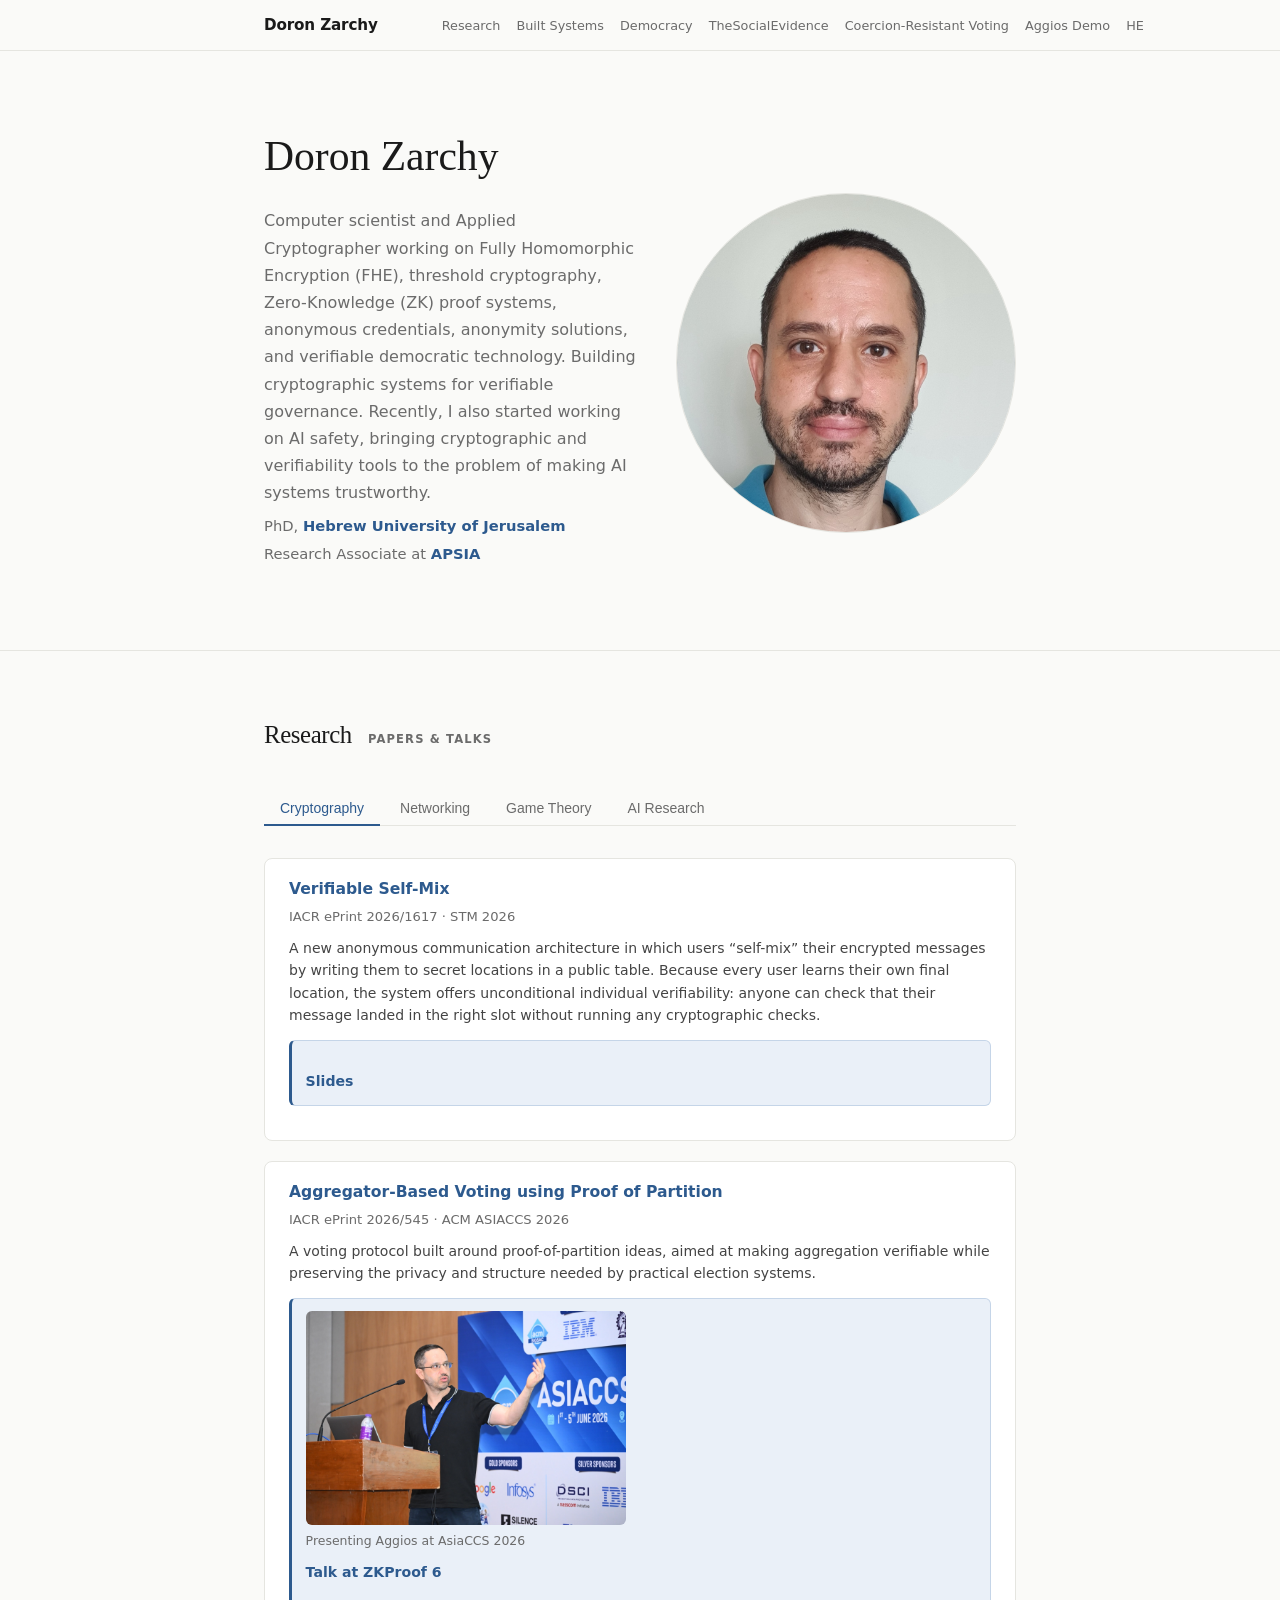
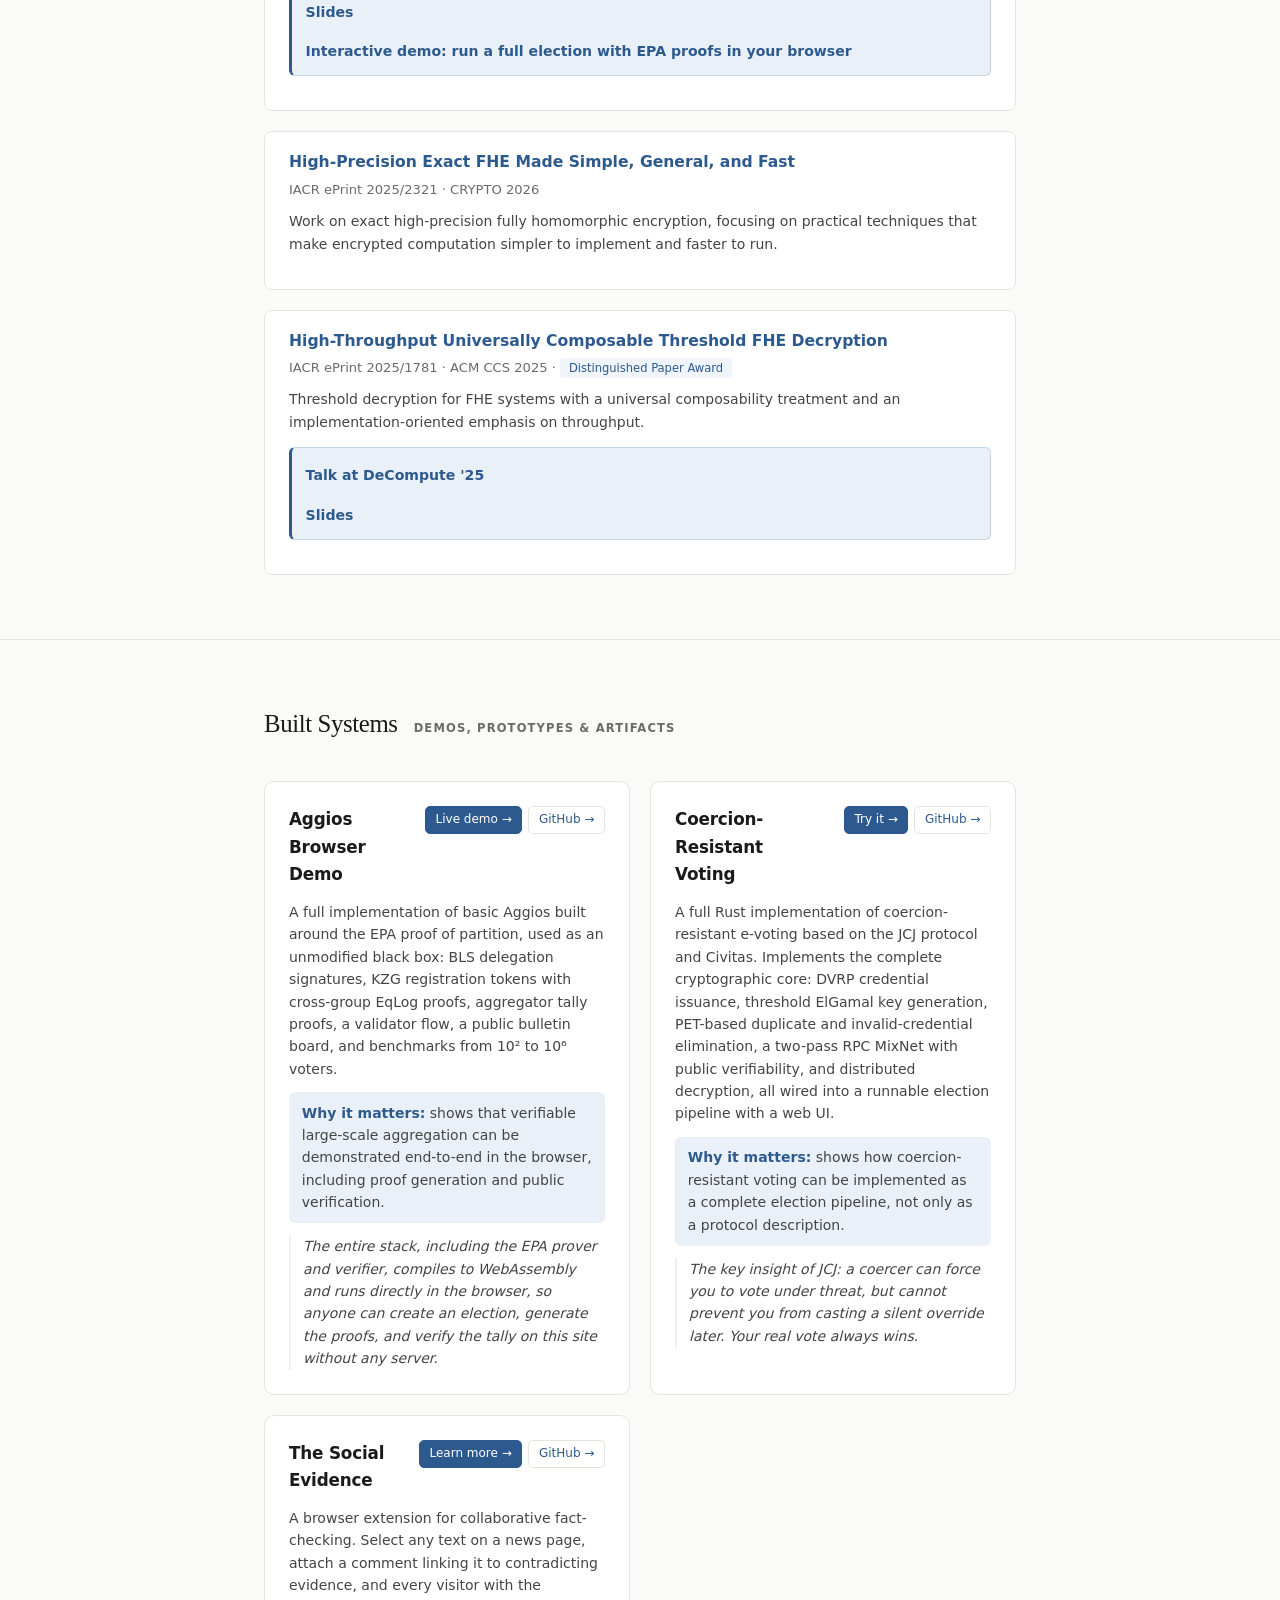
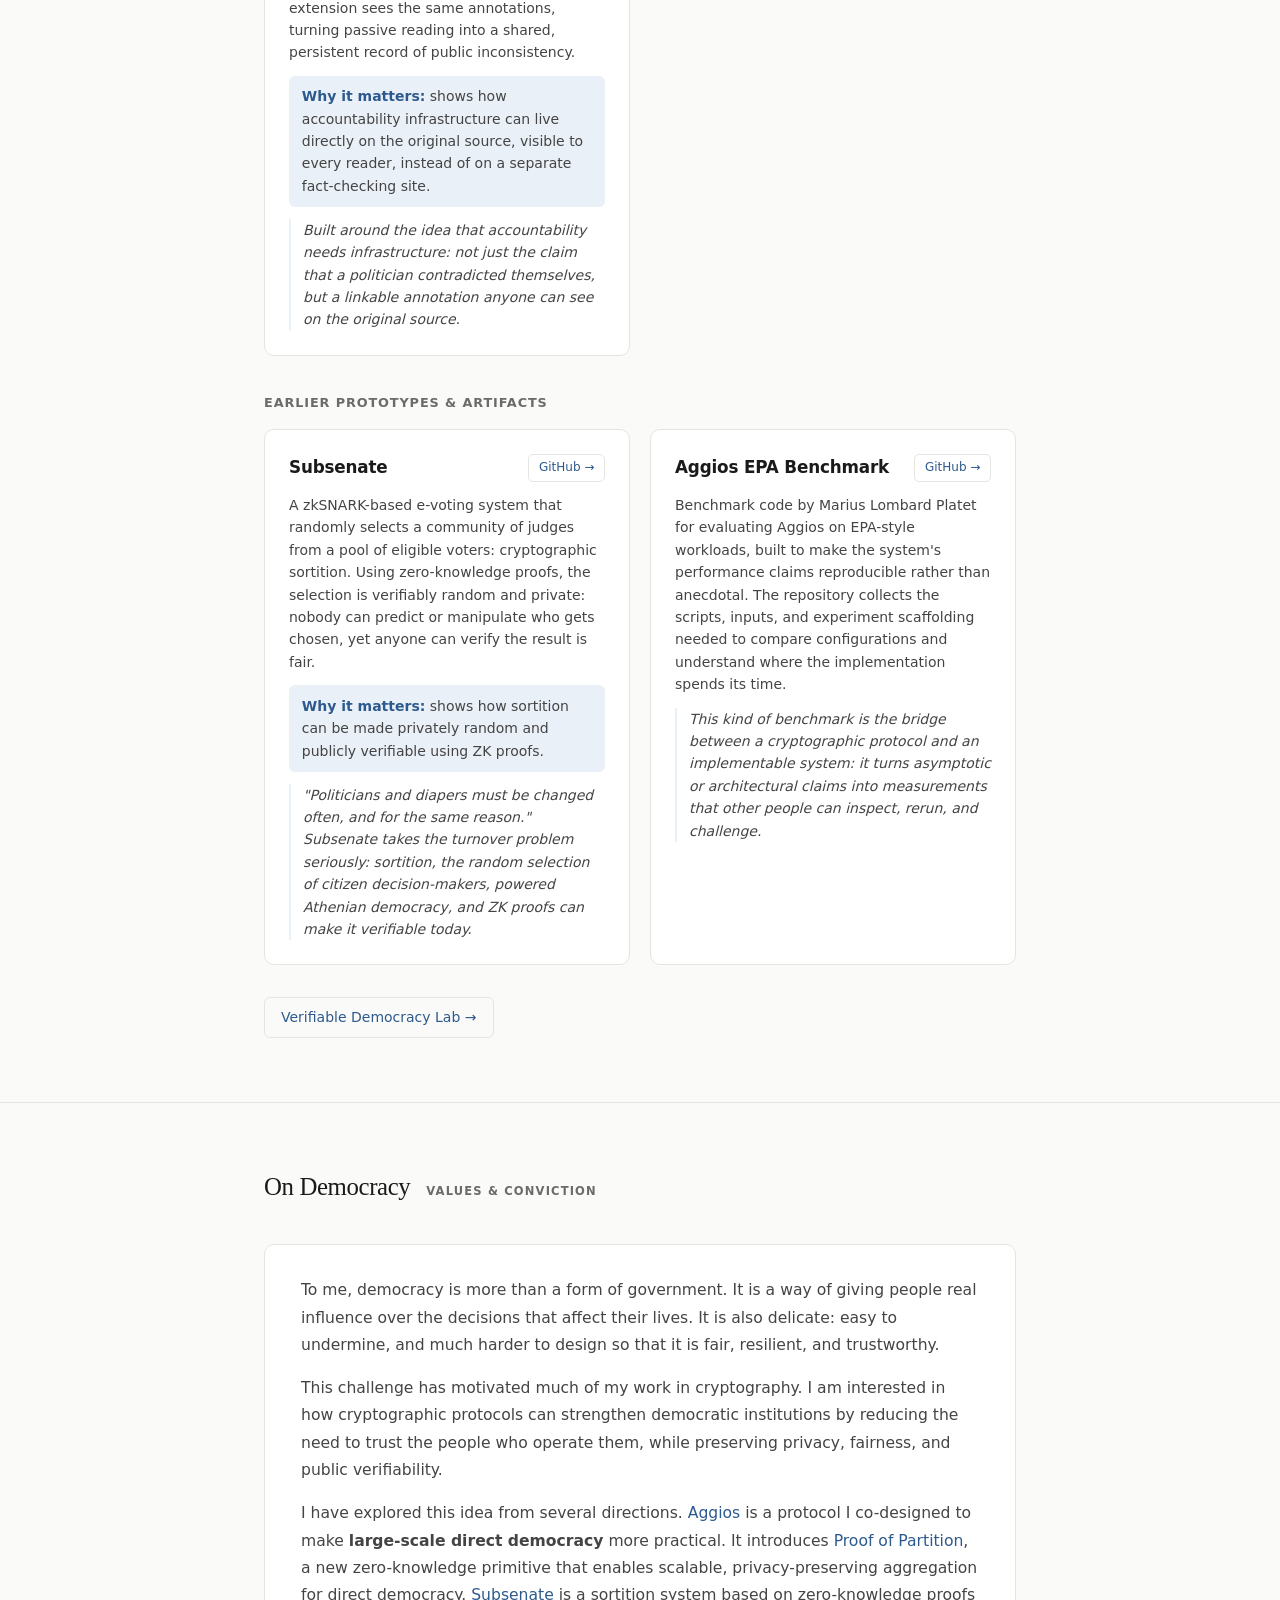
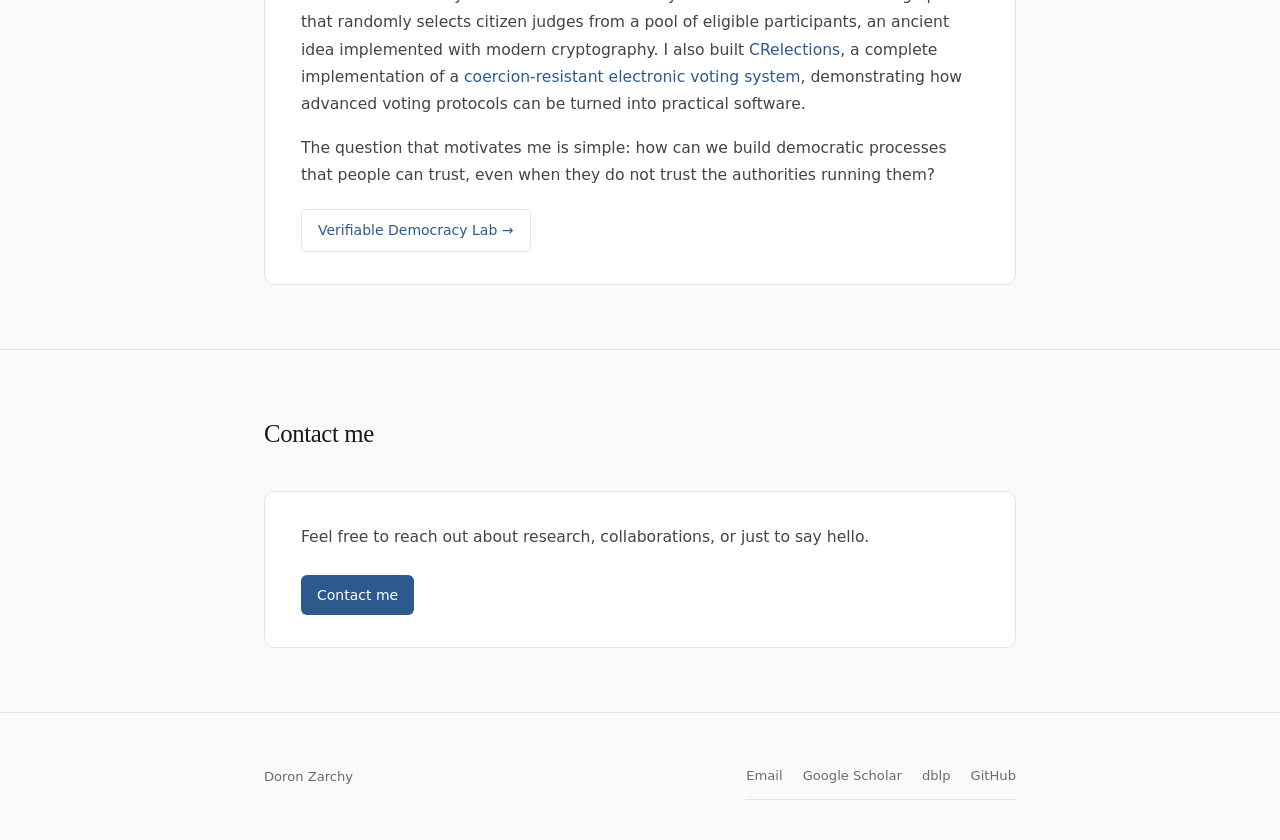
<file: index.html>
<!DOCTYPE html>
<html lang="en">
<head>
  <meta charset="UTF-8" />
  <meta name="viewport" content="width=device-width, initial-scale=1.0" />
  <meta name="theme-color" content="#fafaf8" media="(min-width: 641px)" />
  <meta name="theme-color" content="#0e1117" media="(max-width: 640px)" />
  <title>Doron Zarchy</title>
  <meta name="description" content="Doron Zarchy is an applied cryptographer working on Fully Homomorphic Encryption (FHE), threshold cryptography, zero-knowledge proofs, anonymous credentials, secure multiparty computation, cryptographic infrastructure, and AI safety." />
  <link rel="canonical" href="https://doronzarchy.com/" />
  <meta property="og:type" content="website" />
  <meta property="og:title" content="Doron Zarchy" />
  <meta property="og:description" content="Applied cryptographer working on FHE, threshold cryptography, zero-knowledge proofs, anonymous credentials, secure multiparty computation, cryptographic infrastructure, and AI safety." />
  <meta property="og:url" content="https://doronzarchy.com/" />
  <meta property="og:image" content="https://doronzarchy.com/assets/images/doron-profile.jpg" />
  <meta name="twitter:card" content="summary" />
  <meta name="twitter:title" content="Doron Zarchy" />
  <meta name="twitter:description" content="Applied cryptographer working on FHE, threshold cryptography, zero-knowledge proofs, anonymous credentials, secure multiparty computation, cryptographic infrastructure, and AI safety." />
  <meta name="twitter:image" content="https://doronzarchy.com/assets/images/doron-profile.jpg" />
  <meta name="google-site-verification" content="Y3EdNhpciKWlYWVJTcsc7-1uhgqbGKEFhwGkvCxDaiE" />
  <link rel="alternate" hreflang="en" href="https://doronzarchy.com/" />
  <link rel="alternate" hreflang="he" href="https://doronzarchy.com/he/" />
  <link rel="alternate" hreflang="x-default" href="https://doronzarchy.com/" />
  <link rel="stylesheet" href="style.css" />
  <script type="application/ld+json">
  {
    "@context": "https://schema.org",
    "@type": "Person",
    "name": "Doron Zarchy",
    "alternateName": ["דורון זרחי"],
    "url": "https://doronzarchy.com/",
    "knowsAbout": [
      "Fully Homomorphic Encryption",
      "Threshold Cryptography",
      "Zero-Knowledge Proofs",
      "Anonymous Credentials",
      "Secure Multiparty Computation",
      "Coercion-Resistant Voting",
      "AI Safety"
    ],
    "sameAs": [
      "https://github.com/doronz2",
      "https://scholar.google.com/scholar?q=%22Doron+Zarchy%22",
      "https://dblp.org/search?q=Doron+Zarchy"
    ]
  }
  </script>
</head>
<body>

<!-- ── Navigation ── -->
<nav>
  <div class="container">
    <a class="nav-name" href="/">Doron Zarchy</a>
    <ul class="nav-links">
      <li><a href="#research">Research</a></li>
      <li><a href="#projects">Built Systems</a></li>
      <li><a href="#democracy">Democracy</a></li>
      <li><a href="thesocialevidence.html" class="nav-demo">TheSocialEvidence</a></li>
      <li><a href="voting.html" class="nav-demo">Coercion-Resistant Voting</a></li>
      <li><a href="aggios/" class="nav-demo">Aggios Demo</a></li>
      <li><a href="/he/" class="language-switch">HE</a></li>
    </ul>
  </div>
</nav>

<!-- ── Hero ── -->
<header class="hero">
  <div class="container hero-grid">
    <div class="hero-copy">
      <h1 class="hero-joke">
        Doron Zarchy
      </h1>
      <p class="tagline">
        Computer scientist and Applied Cryptographer
        working on Fully Homomorphic Encryption (FHE), threshold cryptography, Zero-Knowledge (ZK) proof systems, anonymous credentials, anonymity solutions, and
        verifiable democratic technology. Building cryptographic systems for verifiable governance.
        Recently, I also started working on AI safety, bringing cryptographic and verifiability tools to the problem of making AI systems trustworthy.
      </p>
      <div class="credential-lines">
        <p>PhD, <a href="https://cs.huji.ac.il/" target="_blank" rel="noopener">Hebrew University of Jerusalem</a></p>
        <p>
          Research Associate at
          <a href="https://www.uni.lu/snt-en/research-groups/apsia/" target="_blank" rel="noopener">APSIA</a>
        </p>
      </div>
    </div>
    <aside class="profile-card" aria-label="Profile summary">
      <img
        class="profile-headshot"
        src="assets/images/doron-profile.jpg"
        alt="Portrait of Doron Zarchy"
        width="1097"
        height="1200"
        loading="eager"
      >
    </aside>
  </div>
</header>

<main>

<!-- ── Research ── -->
<section id="research">
  <div class="container">
    <div class="section-header">
      <h2>Research</h2>
      <span class="section-label">Papers &amp; talks</span>
    </div>

    <div class="tab-bar" role="tablist" aria-label="Research areas">
      <button id="tab-btn-crypto" class="tab-btn active" role="tab" aria-selected="true" aria-controls="tab-crypto" tabindex="0" data-tab="crypto">Cryptography</button>
      <button id="tab-btn-networking" class="tab-btn" role="tab" aria-selected="false" aria-controls="tab-networking" tabindex="-1" data-tab="networking">Networking</button>
      <button id="tab-btn-game-theory" class="tab-btn" role="tab" aria-selected="false" aria-controls="tab-game-theory" tabindex="-1" data-tab="game-theory">Game Theory</button>
      <button id="tab-btn-ai" class="tab-btn" role="tab" aria-selected="false" aria-controls="tab-ai" tabindex="-1" data-tab="ai">AI Research</button>
    </div>

    <!-- Cryptography -->
    <div id="tab-crypto" class="tab-panel active" role="tabpanel" aria-labelledby="tab-btn-crypto">
      <div class="paper-list">

        <div class="paper-card">
          <h3><a href="https://eprint.iacr.org/2026/1617" target="_blank" rel="noopener">Verifiable Self-Mix</a></h3>
          <div class="paper-meta">IACR ePrint 2026/1617 · STM 2026</div>
          <p class="paper-abstract">
            A new anonymous communication architecture in which users
            &ldquo;self-mix&rdquo; their encrypted messages by writing them to secret
            locations in a public table. Because every user learns their own
            final location, the system offers unconditional individual
            verifiability: anyone can check that their message landed in the
            right slot without running any cryptographic checks.
          </p>
          <div class="contribution-callout">
            <p><a href="assets/presentations/vsm-slides.pdf" target="_blank" rel="noopener" class="presentation-link">Slides</a></p>
          </div>
        </div>

        <div class="paper-card">
          <h3><a href="https://eprint.iacr.org/2026/545" target="_blank" rel="noopener">Aggregator-Based Voting using Proof of Partition</a></h3>
          <div class="paper-meta">IACR ePrint 2026/545 · ACM ASIACCS 2026</div>
          <p class="paper-abstract">
            A voting protocol built around proof-of-partition ideas, aimed at
            making aggregation verifiable while preserving the privacy and
            structure needed by practical election systems.
          </p>
          <div class="contribution-callout">
            <img src="assets/images/doron-asiaccs.jpg" alt="Doron Zarchy presenting at AsiaCCS 2026" style="width:100%;max-width:320px;border-radius:6px;display:block;margin-bottom:0.4rem">
            <p style="font-size:0.78rem;color:var(--muted);margin-bottom:0.75rem">Presenting Aggios at AsiaCCS 2026</p>
            <p><a href="https://www.youtube.com/watch?v=Ia0LCEGBbZU" target="_blank" rel="noopener">Talk at ZKProof 6</a></p>
            <p><a href="assets/presentations/aggios-slides.pdf" target="_blank" rel="noopener" class="presentation-link">Slides</a></p>
            <p><a href="aggios/" class="presentation-link">Interactive demo: run a full election with EPA proofs in your browser</a></p>
          </div>
        </div>

        <div class="paper-card">
          <h3><a href="https://eprint.iacr.org/2025/2321" target="_blank" rel="noopener">High-Precision Exact FHE Made Simple, General, and Fast</a></h3>
          <div class="paper-meta">IACR ePrint 2025/2321 · CRYPTO 2026</div>
          <p class="paper-abstract">
            Work on exact high-precision fully homomorphic encryption, focusing
            on practical techniques that make encrypted computation simpler to
            implement and faster to run.
          </p>
        </div>

        <div class="paper-card">
          <h3><a href="https://eprint.iacr.org/2025/1781" target="_blank" rel="noopener">High-Throughput Universally Composable Threshold FHE Decryption</a></h3>
          <div class="paper-meta">IACR ePrint 2025/1781 · ACM CCS 2025 · <span class="tag">Distinguished Paper Award</span></div>
          <p class="paper-abstract">
            Threshold decryption for FHE systems with a universal composability
            treatment and an implementation-oriented emphasis on throughput.
          </p>
          <div class="contribution-callout">
            <p><a href="https://www.youtube.com/watch?v=qWuMDLuLGVc" target="_blank" rel="noopener">Talk at DeCompute '25</a></p>
            <p><a href="assets/presentations/threshold-fhe-slides.pdf" target="_blank" rel="noopener" class="presentation-link">Slides</a></p>
          </div>
        </div>

      </div>
    </div>

    <!-- Networking -->
    <div id="tab-networking" class="tab-panel" role="tabpanel" aria-labelledby="tab-btn-networking" hidden>
      <div class="paper-list">

        <div class="paper-card">
          <h3><a href="https://www.usenix.org/conference/nsdi15/technical-sessions/presentation/dong" target="_blank" rel="noopener">PCC: Re-architecting Congestion Control for Consistent High Performance</a></h3>
          <div class="paper-meta">
            Mo Dong, Qingxi Li, Doron Zarchy, Brighten Godfrey, Michael Schapira · NSDI 2015
          </div>
          <p class="paper-abstract">
            Performance-oriented Congestion Control replaces hardwired TCP
            reactions with sender-side experiments that optimize observed
            performance; the companion theory note analyzes the induced utility
            game and proves conditions for a unique fair stable state.
          </p>
          <div class="contribution-callout">
            <a href="assets/papers/PCC_Stability_TR.pdf" target="_blank" rel="noopener">A Theoretical Analysis of PCC Stability</a>
            <p>
              Proves uniqueness, fairness, and approximate convergence for the
              PCC utility game.
            </p>
          </div>
        </div>

        <div class="paper-card">
          <h3><a href="https://www.usenix.org/conference/nsdi18/presentation/dong" target="_blank" rel="noopener">PCC Vivace: Online-Learning Congestion Control</a></h3>
          <div class="paper-meta">Mo Dong, Tong Meng, Doron Zarchy, Engin Arslan, Yossi Gilad, Brighten Godfrey, Michael Schapira · NSDI 2018</div>
          <p class="paper-abstract">
            An online-learning extension of the PCC architecture that improves
            convergence, latency, and TCP friendliness while remaining a
            deployable sender-side congestion-control protocol.
          </p>
        </div>

        <div class="paper-card">
          <h3><a href="https://dl.acm.org/doi/10.1145/3152434.3152449" target="_blank" rel="noopener">Axiomatizing Congestion Control</a></h3>
          <div class="paper-meta">Doron Zarchy, Radhika Mittal, Michael Schapira, Scott Shenker · HotNets 2017 / PACM SIGMETRICS 2019</div>
          <p class="paper-abstract">
            An axiomatic treatment of congestion-control objectives that asks
            what transport protocols should optimize, and what tradeoffs are
            unavoidable when they do.
          </p>
        </div>

      </div>
    </div>

    <!-- Game Theory -->
    <div id="tab-game-theory" class="tab-panel" role="tabpanel" aria-labelledby="tab-btn-game-theory" hidden>
      <div class="paper-list">

        <div class="paper-card">
          <h3><a href="https://arxiv.org/abs/1610.01314" target="_blank" rel="noopener">Nash-Peering: A New Techno-Economic Framework for Internet Interconnections</a></h3>
          <div class="paper-meta">Doron Zarchy, Amogh Dhamdhere, Constantine Dovrolis, Michael Schapira · GI 2018: IEEE Global Internet Symposium</div>
          <p class="paper-abstract">
            A proposal for Internet interconnection agreements based on Nash
            bargaining, intended to make peering economics more flexible and
            less prone to dispute.
          </p>
        </div>

        <div class="paper-card">
          <h3><a href="https://doi.org/10.1109/INFOCOM.2015.7218479" target="_blank" rel="noopener">Capturing Resource Tradeoffs in Fair Multi-Resource Allocation: added impossibility result</a></h3>
          <div class="paper-meta">
            Doron Zarchy, David Hay, Michael Schapira · INFOCOM 2015
          </div>
          <p class="paper-abstract">
            A study of cloud resource allocation when jobs can trade among
            resources, with an extended technical report proving a stronger
            impossibility result for Pareto optimality, strategyproofness, and
            envy-freeness.
          </p>
          <div class="contribution-callout">
            <a href="assets/papers/TR_Multi_Demand.pdf" target="_blank" rel="noopener">Extended technical report: added general impossibility result</a>
            <p>
              Shows that no mechanism can simultaneously satisfy Pareto
              optimality, strategyproofness, and envy-freeness.
            </p>
          </div>
        </div>

      </div>
    </div>

    <!-- AI -->
    <div id="tab-ai" class="tab-panel" role="tabpanel" aria-labelledby="tab-btn-ai" hidden>
      <div class="paper-list">

        <div class="paper-card">
          <h3><a href="https://arxiv.org/abs/1702.07001" target="_blank" rel="noopener">Theoretical and Experimental Analysis of the Canadian Traveler Problem</a></h3>
          <div class="paper-meta">Doron Zarchy · MSc thesis / arXiv 2017</div>
          <p class="paper-abstract">
            A study of navigation under partial observability, including
            dependent edge failures, exact solving algorithms, and empirical
            comparisons for variants of the Canadian Traveler Problem.
          </p>
        </div>

      </div>
    </div>

  </div>
</section>

<!-- ── Built Systems ── -->
<section id="projects">
  <div class="container">
    <div class="section-header">
      <h2>Built Systems</h2>
      <span class="section-label">Demos, prototypes &amp; artifacts</span>
    </div>

    <div class="project-grid">

      <div class="project-card">
        <div class="project-card-header">
          <h3>Aggios Browser Demo</h3>
          <div style="display:flex;gap:6px;align-items:center">
            <a href="aggios/" class="project-link" style="background:var(--accent);color:var(--accent-contrast);border-color:var(--accent)">Live demo &rarr;</a>
            <a href="https://github.com/doronz2/Aggios_implementation" target="_blank" rel="noopener" class="project-link">GitHub &rarr;</a>
          </div>
        </div>
        <p>
          A full implementation of basic Aggios built around the EPA proof of
          partition, used as an unmodified black box: BLS delegation signatures,
          KZG registration tokens with cross-group EqLog proofs, aggregator
          tally proofs, a validator flow, a public bulletin board, and
          benchmarks from 10&sup2; to 10&#8310; voters.
        </p>
        <p class="why-matters">
          <strong>Why it matters:</strong> shows that verifiable large-scale
          aggregation can be demonstrated end-to-end in the browser, including
          proof generation and public verification.
        </p>
        <p class="project-bridge">
          The entire stack, including the EPA prover and verifier, compiles to
          WebAssembly and runs directly in the browser, so anyone can create an
          election, generate the proofs, and verify the tally on this site
          without any server.
        </p>
      </div>

      <div class="project-card">
        <div class="project-card-header">
          <h3>Coercion-Resistant Voting</h3>
          <div style="display:flex;gap:6px;align-items:center">
            <a href="voting.html" class="project-link" style="background:var(--accent);color:var(--accent-contrast);border-color:var(--accent)">Try it &rarr;</a>
            <a href="https://github.com/doronz2/CRelections" target="_blank" rel="noopener" class="project-link">GitHub &rarr;</a>
          </div>
        </div>
        <p>
          A full Rust implementation of coercion-resistant e-voting based on the JCJ protocol
          and Civitas. Implements the complete cryptographic core: DVRP credential issuance,
          threshold ElGamal key generation, PET-based duplicate and invalid-credential
          elimination, a two-pass RPC MixNet with public verifiability, and distributed
          decryption, all wired into a runnable election pipeline with a web UI.
        </p>
        <p class="why-matters">
          <strong>Why it matters:</strong> shows how coercion-resistant voting can
          be implemented as a complete election pipeline, not only as a protocol
          description.
        </p>
        <p class="project-bridge">
          The key insight of JCJ: a coercer can force you to vote under threat, but cannot
          prevent you from casting a silent override later. Your real vote always wins.
        </p>
      </div>

      <div class="project-card">
        <div class="project-card-header">
          <h3>The Social Evidence</h3>
          <div style="display:flex;gap:6px;align-items:center">
            <a href="thesocialevidence.html" class="project-link" style="background:var(--accent);color:var(--accent-contrast);border-color:var(--accent)">Learn more &rarr;</a>
            <a href="https://github.com/doronz2/thesocialevidence" target="_blank" rel="noopener" class="project-link">GitHub &rarr;</a>
          </div>
        </div>
        <p>
          A browser extension for collaborative fact-checking. Select any text on a
          news page, attach a comment linking it to contradicting evidence, and every
          visitor with the extension sees the same annotations, turning passive reading
          into a shared, persistent record of public inconsistency.
        </p>
        <p class="why-matters">
          <strong>Why it matters:</strong> shows how accountability infrastructure
          can live directly on the original source, visible to every reader, instead
          of on a separate fact-checking site.
        </p>
        <p class="project-bridge">
          Built around the idea that accountability needs infrastructure: not just the
          claim that a politician contradicted themselves, but a linkable annotation
          anyone can see on the original source.
        </p>
      </div>

    </div>

    <div class="subsection-header">Earlier prototypes &amp; artifacts</div>

    <div class="project-grid">

      <div class="project-card">
        <div class="project-card-header">
          <h3>Subsenate</h3>
          <a href="https://github.com/doronz2/Subsenate" target="_blank" rel="noopener" class="project-link">GitHub &rarr;</a>
        </div>
        <p>
          A zkSNARK-based e-voting system that randomly selects a community of judges
          from a pool of eligible voters: cryptographic sortition. Using zero-knowledge
          proofs, the selection is verifiably random and private: nobody can predict
          or manipulate who gets chosen, yet anyone can verify the result is fair.
        </p>
        <p class="why-matters">
          <strong>Why it matters:</strong> shows how sortition can be made privately
          random and publicly verifiable using ZK proofs.
        </p>
        <p class="project-bridge">
          "Politicians and diapers must be changed often, and for the same reason."
          Subsenate takes the turnover problem seriously: sortition, the random selection
          of citizen decision-makers, powered Athenian democracy, and ZK proofs can
          make it verifiable today.
        </p>
      </div>

      <div class="project-card">
        <div class="project-card-header">
          <h3>Aggios EPA Benchmark</h3>
          <a href="https://github.com/mariuslp/aggios_epa_benchmark" target="_blank" rel="noopener" class="project-link">GitHub &rarr;</a>
        </div>
        <p>
          Benchmark code by Marius Lombard Platet for evaluating Aggios on
          EPA-style workloads, built to make the system's performance claims
          reproducible rather than anecdotal. The repository collects the scripts,
          inputs, and experiment scaffolding needed to compare configurations and
          understand where the implementation spends its time.
        </p>
        <p class="project-bridge">
          This kind of benchmark is the bridge between a cryptographic protocol
          and an implementable system: it turns asymptotic or architectural claims
          into measurements that other people can inspect, rerun, and challenge.
        </p>
      </div>

    </div>

    <p style="margin-top:2rem">
      <a href="/democracy/" class="btn btn-ghost">Verifiable Democracy Lab &rarr;</a>
    </p>
  </div>
</section>

<!-- ── Democracy ── -->
<section id="democracy">
  <div class="container">
    <div class="section-header">
      <h2>On Democracy</h2>
      <span class="section-label">Values &amp; conviction</span>
    </div>

    <div class="democracy-section">
      <p>
        To me, democracy is more than a form of government. It is a way of giving
        people real influence over the decisions that affect their lives. It is also
        delicate: easy to undermine, and much harder to design so that it is fair,
        resilient, and trustworthy.
      </p>

      <p>
        This challenge has motivated much of my work in cryptography. I am interested
        in how cryptographic protocols can strengthen democratic institutions by
        reducing the need to trust the people who operate them, while preserving
        privacy, fairness, and public verifiability.
      </p>

      <p>
        I have explored this idea from several directions.
        <a href="https://eprint.iacr.org/2026/545" target="_blank" rel="noopener">Aggios</a>
        is a protocol I co-designed to make <strong>large-scale direct democracy</strong>
        more practical. It introduces <a href="https://github.com/mariuslp/aggios_epa_benchmark" target="_blank" rel="noopener">Proof of Partition</a>,
        a new zero-knowledge primitive that enables scalable, privacy-preserving
        aggregation for direct democracy.
        <a href="https://github.com/doronz2/Subsenate" target="_blank" rel="noopener">Subsenate</a>
        is a sortition system based on zero-knowledge proofs that randomly selects
        citizen judges from a pool of eligible participants, an ancient idea
        implemented with modern cryptography. I also built
        <a href="https://github.com/doronz2/CRelections" target="_blank" rel="noopener">CRelections</a>,
        a complete implementation of a <a href="https://eprint.iacr.org/2002/165.pdf" target="_blank" rel="noopener">coercion-resistant electronic voting system</a>,
        demonstrating how advanced voting protocols can be turned into practical software.
      </p>

      <p>
        The question that motivates me is simple: how can we build democratic processes
        that people can trust, even when they do not trust the authorities running them?
      </p>

      <p style="margin-top:1.25rem">
        <a href="/democracy/" class="btn btn-ghost">Verifiable Democracy Lab &rarr;</a>
      </p>
    </div>
  </div>
</section>

<!-- ── Contact ── -->
<section id="contact">
  <div class="container">
    <div class="section-header">
      <h2>Contact me</h2>
    </div>
    <div class="democracy-section">
      <p>
        Feel free to reach out about research, collaborations, or just to say hello.
      </p>
      <p style="margin-top:1rem">
        <a href="mailto:doronz@gmail.com" class="btn btn-primary" style="display:inline-block;margin-top:0.5rem">Contact me</a>
      </p>
    </div>
  </div>
</section>

</main>

<!-- ── Footer ── -->
<footer>
  <div class="container">
    <span>Doron Zarchy</span>
    <nav class="footer-links" aria-label="Social links">
      <a href="mailto:doronz@gmail.com">Email</a>
      <a href="https://scholar.google.com/scholar?q=%22Doron+Zarchy%22" target="_blank" rel="noopener">Google Scholar</a>
      <a href="https://dblp.org/search?q=Doron+Zarchy" target="_blank" rel="noopener">dblp</a>
      <a href="https://github.com/doronz2" target="_blank" rel="noopener">GitHub</a>
    </nav>
  </div>
</footer>

<script src="main.js"></script>
</body>
</html>
</file>
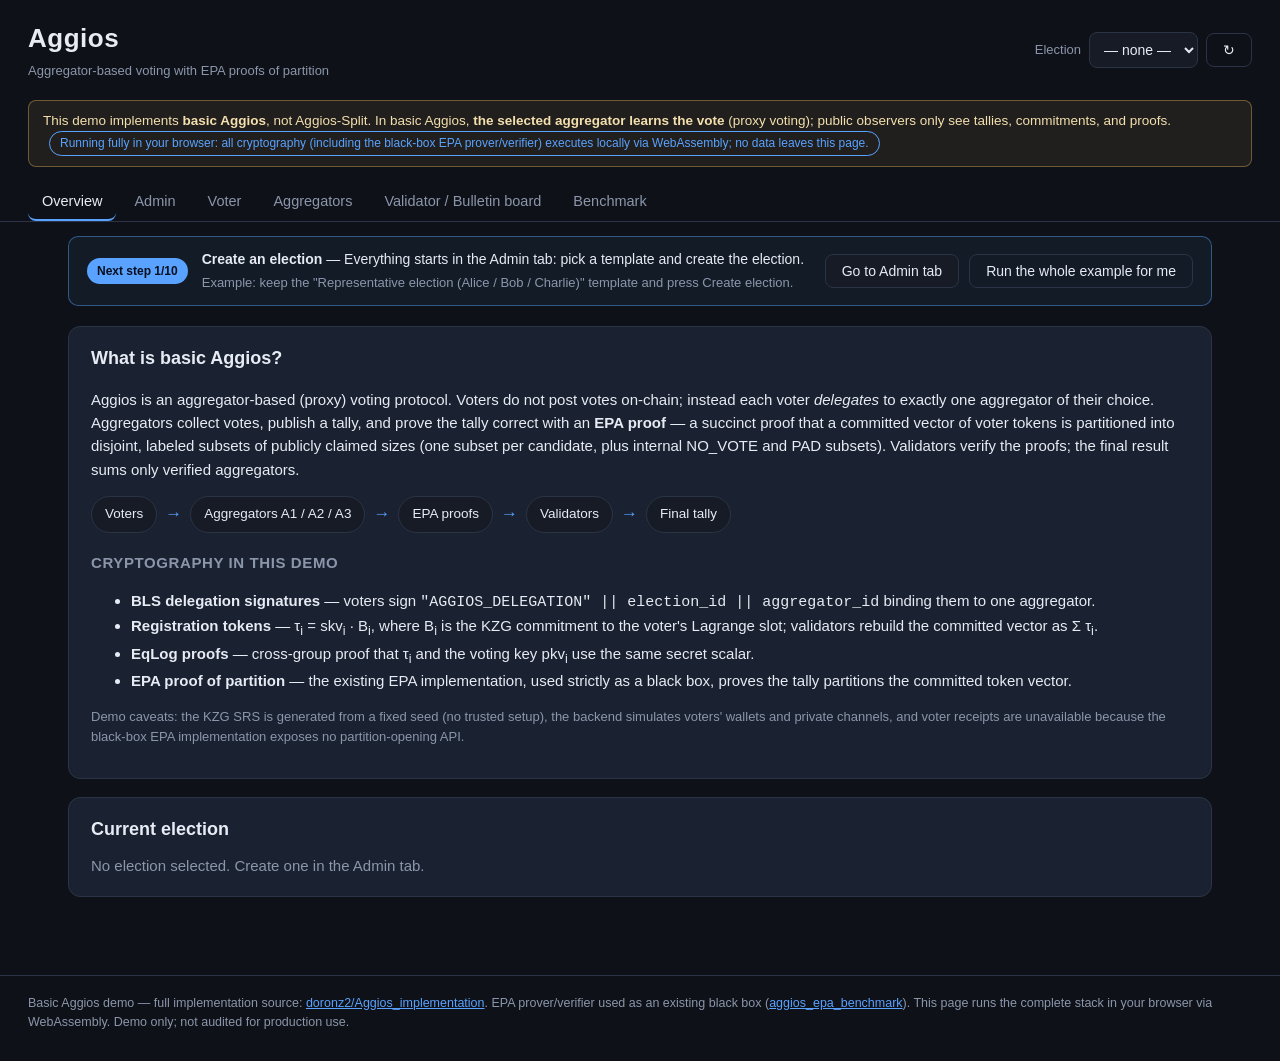
<file: aggios/index.html>
<!DOCTYPE html>
<html lang="en">
<head>
<meta charset="utf-8">
<meta name="viewport" content="width=device-width, initial-scale=1">
<title>Aggios — Aggregator-Based Voting Demo</title>
<link rel="stylesheet" href="style.css">
</head>
<body>
<header>
  <div class="brand">
    <h1>Aggios</h1>
    <span class="sub">Aggregator-based voting with EPA proofs of partition</span>
  </div>
  <div class="election-picker">
    <label for="election-select">Election</label>
    <select id="election-select"></select>
    <button id="refresh-btn" class="ghost" title="Refresh">&#8635;</button>
  </div>
</header>

<div class="banner">
  This demo implements <strong>basic Aggios</strong>, not Aggios-Split.
  In basic Aggios, <strong>the selected aggregator learns the vote</strong> (proxy voting);
  public observers only see tallies, commitments, and proofs.
</div>

<nav id="tabs">
  <button data-tab="overview" class="active">Overview</button>
  <button data-tab="admin">Admin</button>
  <button data-tab="voter">Voter</button>
  <button data-tab="aggregators">Aggregators</button>
  <button data-tab="validator">Validator / Bulletin board</button>
  <button data-tab="benchmark">Benchmark</button>
</nav>

<div id="guide" class="guide"></div>

<main>

<!-- ============ Overview ============ -->
<section id="tab-overview" class="tab active">
  <div class="card">
    <h2>What is basic Aggios?</h2>
    <p>
      Aggios is an aggregator-based (proxy) voting protocol. Voters do not post votes
      on-chain; instead each voter <em>delegates</em> to exactly one aggregator of their
      choice. Aggregators collect votes, publish a tally, and prove the tally correct with
      an <strong>EPA proof</strong> — a succinct proof that a committed vector of voter
      tokens is partitioned into disjoint, labeled subsets of publicly claimed sizes
      (one subset per candidate, plus internal NO_VOTE and PAD subsets).
      Validators verify the proofs; the final result sums only verified aggregators.
    </p>
    <div class="flow">
      <span class="flow-node">Voters</span><span class="flow-arrow">&rarr;</span>
      <span class="flow-node">Aggregators A1 / A2 / A3</span><span class="flow-arrow">&rarr;</span>
      <span class="flow-node">EPA proofs</span><span class="flow-arrow">&rarr;</span>
      <span class="flow-node">Validators</span><span class="flow-arrow">&rarr;</span>
      <span class="flow-node">Final tally</span>
    </div>
    <h3>Cryptography in this demo</h3>
    <ul>
      <li><strong>BLS delegation signatures</strong> — voters sign
        <code>"AGGIOS_DELEGATION" || election_id || aggregator_id</code> binding them to one aggregator.</li>
      <li><strong>Registration tokens</strong> — τ<sub>i</sub> = skv<sub>i</sub> · B<sub>i</sub>, where
        B<sub>i</sub> is the KZG commitment to the voter's Lagrange slot; validators rebuild the
        committed vector as Σ τ<sub>i</sub>.</li>
      <li><strong>EqLog proofs</strong> — cross-group proof that τ<sub>i</sub> and the voting key
        pkv<sub>i</sub> use the same secret scalar.</li>
      <li><strong>EPA proof of partition</strong> — the existing EPA implementation, used strictly
        as a black box, proves the tally partitions the committed token vector.</li>
    </ul>
    <p class="note">
      Demo caveats: the KZG SRS is generated from a fixed seed (no trusted setup), the backend
      simulates voters' wallets and private channels, and voter receipts are unavailable because
      the black-box EPA implementation exposes no partition-opening API.
    </p>
  </div>
  <div class="card">
    <h2>Current election</h2>
    <div id="overview-status" class="muted">No election selected. Create one in the Admin tab.</div>
    <div id="overview-tally"></div>
  </div>
</section>

<!-- ============ Admin ============ -->
<section id="tab-admin" class="tab">
  <div class="card">
    <h2>Create election</h2>
    <div class="form-grid">
      <label>Template
        <select id="new-template">
          <option value="representative">Representative election (Alice / Bob / Charlie)</option>
          <option value="crime-reform">Crime reform policy vote (4 options)</option>
          <option value="custom">Custom options</option>
        </select>
      </label>
      <label>Title <input id="new-title" placeholder="(template default)"></label>
      <label id="custom-options-wrap" class="hidden">Custom options (one per line)
        <textarea id="new-options" rows="4" placeholder="Option A&#10;Option B"></textarea>
      </label>
      <label>Aggregators (comma-separated) <input id="new-aggregators" value="A1, A2, A3"></label>
    </div>
    <button id="create-election-btn" class="primary">Create election</button>
  </div>

  <div class="card">
    <h2>Phases &amp; actions</h2>
    <div id="admin-phase" class="muted">Select an election first.</div>
    <div class="btn-row">
      <button class="phase-btn" data-phase="registration">Open registration</button>
      <button class="phase-btn" data-phase="voting">Close registration / open voting</button>
      <button class="phase-btn" data-phase="tally">Close voting (tally phase)</button>
      <button class="phase-btn" data-phase="closed">Close election</button>
    </div>
    <h3>Aggregator operations</h3>
    <div id="admin-aggregator-actions"></div>
    <div class="btn-row">
      <button id="admin-finalize-all">Finalize all registrations</button>
      <button id="admin-prove-all">Generate all EPA proofs</button>
      <button id="admin-verify-all" class="primary">Validator: verify everything</button>
    </div>
    <pre id="admin-log" class="log"></pre>
  </div>
</section>

<!-- ============ Voter ============ -->
<section id="tab-voter" class="tab">
  <div class="card">
    <h2>Demo voters</h2>
    <div class="btn-row">
      <label class="inline">Create <input id="voter-count" type="number" value="9" min="1" max="500" style="width:5em"> demo voters</label>
      <button id="create-voters-btn" class="primary">Create</button>
      <button id="auto-run-btn" class="ghost" title="Registers all voters round-robin and votes randomly">Auto-assign &amp; vote</button>
    </div>
    <p class="note">The backend simulates each voter's wallet: it holds the voter's signing key,
      signs the delegation, and sends skv to the chosen aggregator over a simulated private channel.
      skv never appears on the bulletin board.</p>
    <div id="voter-table"></div>
  </div>
</section>

<!-- ============ Aggregators ============ -->
<section id="tab-aggregators" class="tab">
  <div id="aggregator-cards" class="cards-row"></div>
</section>

<!-- ============ Validator ============ -->
<section id="tab-validator" class="tab">
  <div class="card">
    <h2>Validator</h2>
    <div class="btn-row">
      <button id="validator-verify-all" class="primary">Run all validator checks</button>
      <a id="download-artifact" class="button ghost" target="_blank">Download public artifact JSON</a>
    </div>
    <div id="validator-results"></div>
    <h3>Verified global tally</h3>
    <div id="validator-tally" class="muted">Run verification to compute the verified global tally.</div>
  </div>
  <div class="card">
    <h2>Public election parameters</h2>
    <div id="validator-params"></div>
  </div>
  <div class="card">
    <h2>Bulletin board</h2>
    <div id="bulletin-board" class="bulletin"></div>
  </div>
</section>

<!-- ============ Benchmark ============ -->
<section id="tab-benchmark" class="tab">
  <div class="card">
    <h2>Run benchmark</h2>
    <div class="form-grid">
      <label>Voters
        <select id="bench-voters">
          <option value="100">10&sup2; (100)</option>
          <option value="1000">10&sup3; (1,000)</option>
          <option value="10000">10&#8308; (10,000)</option>
          <option value="100000">10&#8309; (100,000)</option>
          <option value="1000000">10&#8310; (1,000,000)</option>
        </select>
      </label>
      <label>Aggregators <input id="bench-aggregators" type="number" value="3" min="1" max="50"></label>
      <label>Template
        <select id="bench-template">
          <option value="representative">Representative (3 candidates)</option>
          <option value="crime-reform">Crime reform (4 options)</option>
        </select>
      </label>
      <label>Assignment
        <select id="bench-assignment">
          <option value="round-robin">Round-robin</option>
          <option value="uniform" selected>Uniform random</option>
          <option value="weighted">Weighted random</option>
          <option value="skewed">Skewed 80/15/5</option>
        </select>
      </label>
      <label>Vote distribution
        <select id="bench-votedist">
          <option value="uniform" selected>Uniform</option>
          <option value="fixed">Fixed percentages</option>
          <option value="skewed">Skewed</option>
        </select>
      </label>
      <label>Seed <input id="bench-seed" type="number" value="42"></label>
      <label class="inline"><input id="bench-real" type="checkbox" checked> Real crypto mode</label>
      <label class="inline"><input id="bench-receipts" type="checkbox" disabled> Receipts
        <span class="note">(not available with current EPA API)</span></label>
    </div>
    <p class="note warn" id="bench-sim-note" style="display:none">
      Simulation mode is counting-only and NON-CRYPTOGRAPHIC: no keys, no proofs, no verification.
    </p>
    <p class="note warn" id="bench-big-note" style="display:none">
      Large real-crypto benchmarks are attempted honestly and can take hours and many GB of RAM;
      failures (memory / time / SRS limits) are recorded with their reason, never downsampled.
    </p>
    <button id="bench-run" class="primary">Start benchmark</button>
    <pre id="bench-live" class="log" style="display:none;margin-top:12px"></pre>
  </div>
  <div class="card">
    <h2>Benchmark jobs</h2>
    <div id="bench-jobs"></div>
  </div>
</section>

</main>

<footer>
  Basic Aggios demo &mdash; full implementation source:
  <a href="https://github.com/doronz2/Aggios_implementation" target="_blank" rel="noopener">doronz2/Aggios_implementation</a>.
  EPA prover/verifier used as an existing black box
  (<a href="https://github.com/mariuslp/aggios_epa_benchmark" target="_blank" rel="noopener">aggios_epa_benchmark</a>).
  This page runs the complete stack in your browser via WebAssembly. Demo only; not audited for production use.
</footer>

<script src="boot.js"></script>
<script src="app.js"></script>
</body>
</html>
</file>
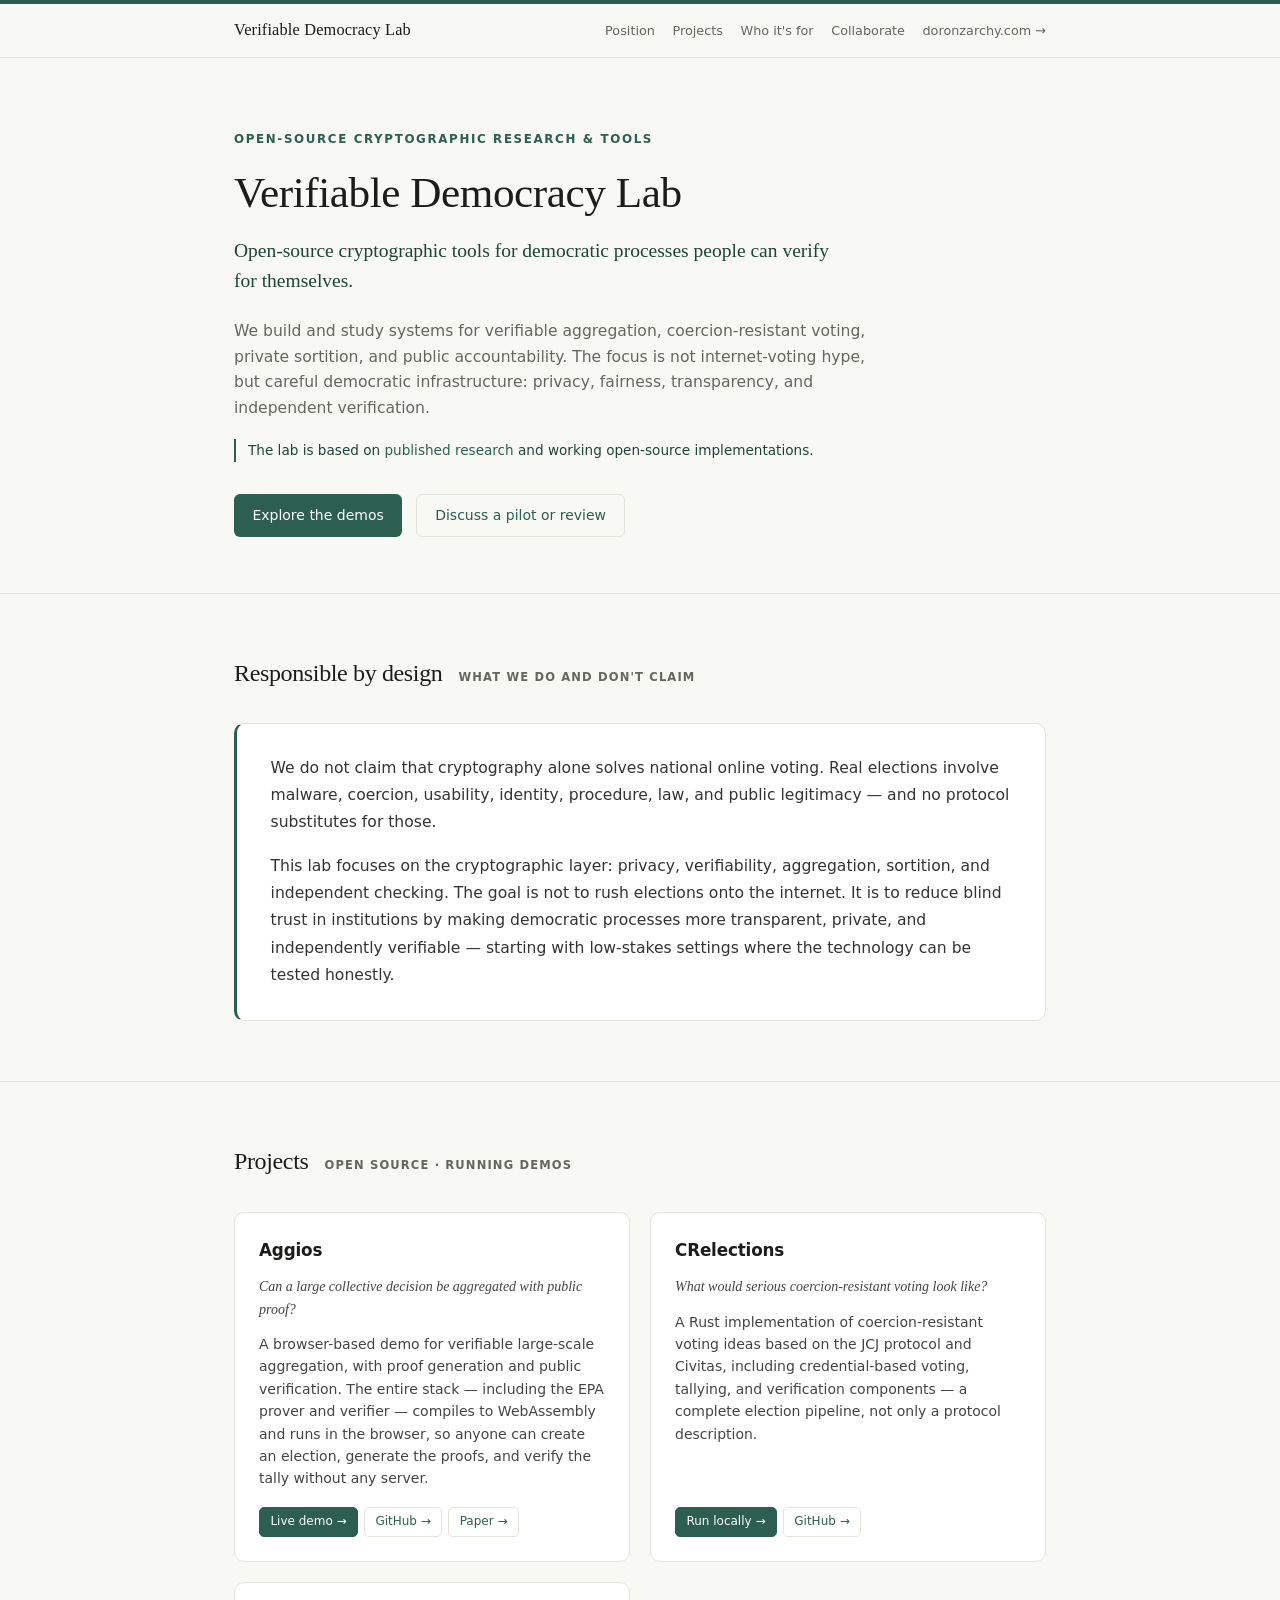
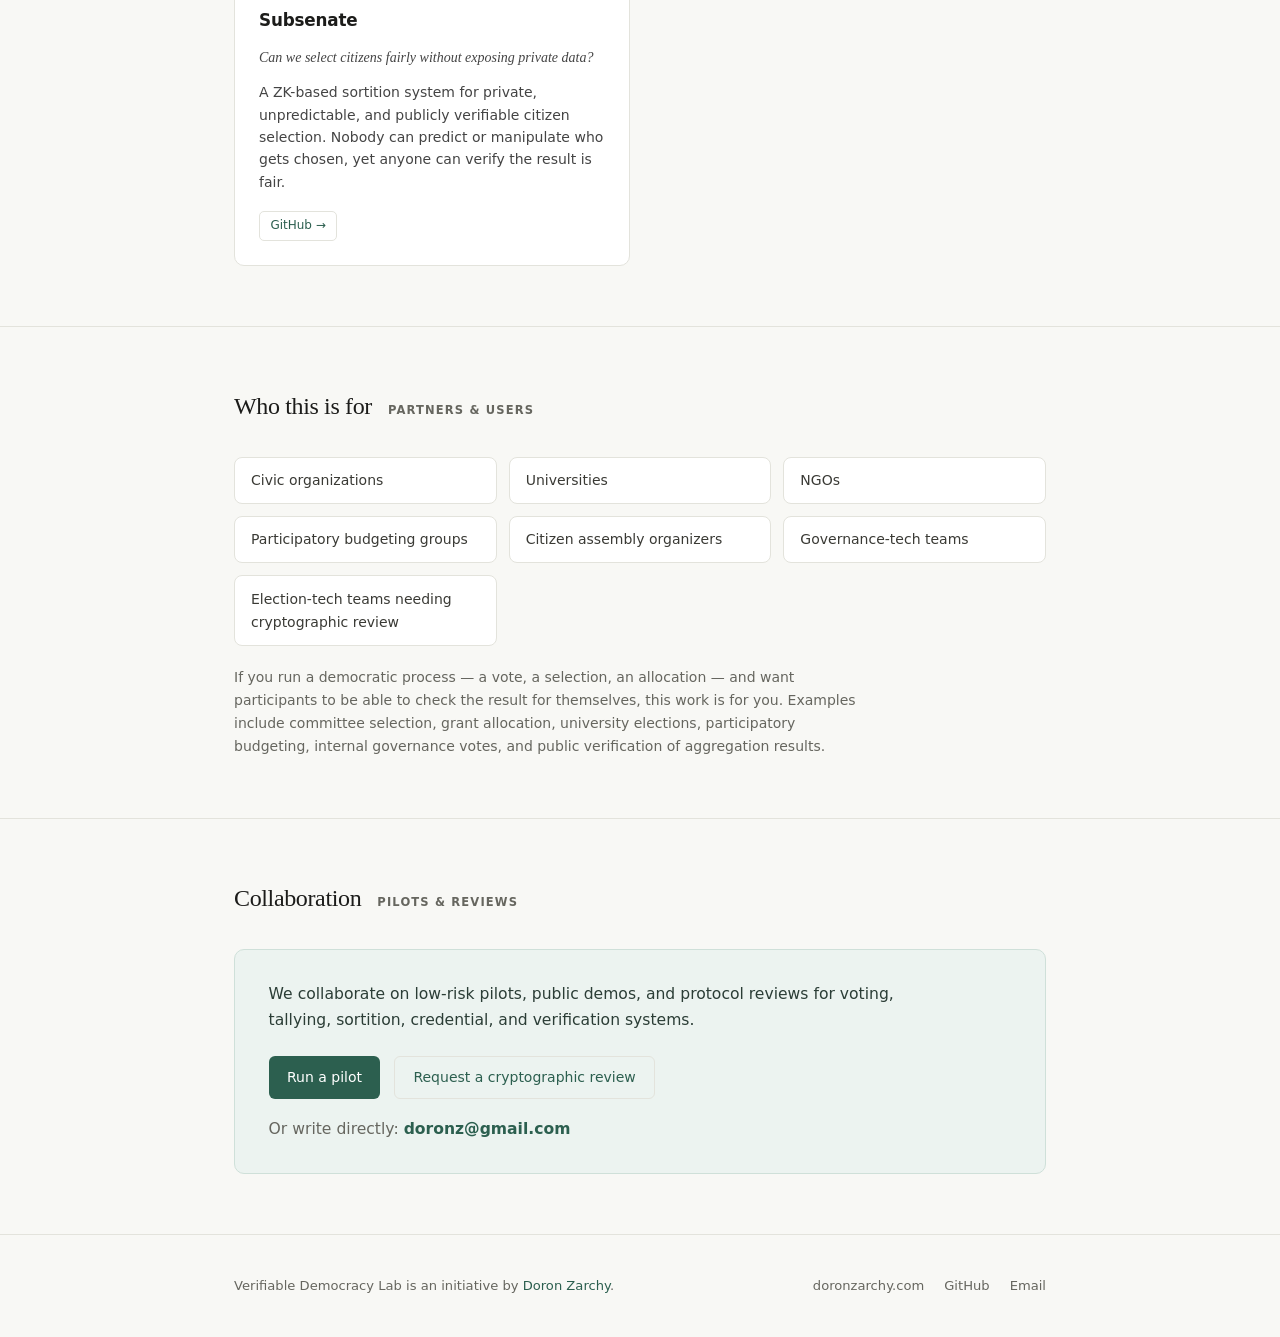
<file: democracy/index.html>
<!DOCTYPE html>
<html lang="en">
<head>
  <meta charset="UTF-8" />
  <meta name="viewport" content="width=device-width, initial-scale=1.0" />
  <title>Verifiable Democracy Lab</title>
  <meta name="description" content="Open-source cryptographic tools for democratic processes people can verify for themselves: verifiable aggregation, coercion-resistant voting, private sortition, and public accountability." />
  <link rel="canonical" href="https://doronzarchy.com/democracy/" />
  <meta property="og:type" content="website" />
  <meta property="og:title" content="Verifiable Democracy Lab" />
  <meta property="og:description" content="Open-source cryptographic tools for democratic processes people can verify for themselves." />
  <meta property="og:url" content="https://doronzarchy.com/democracy/" />
  <meta name="twitter:card" content="summary" />
  <meta name="twitter:title" content="Verifiable Democracy Lab" />
  <meta name="twitter:description" content="Open-source cryptographic tools for democratic processes people can verify for themselves." />
  <style>
    :root {
      --bg: #f8f8f5;
      --surface: #ffffff;
      --border: #e3e3dc;
      --text: #1c1c1a;
      --muted: #66665f;
      --accent: #2c5f4f;
      --accent-dark: #1e4438;
      --accent-light: #ecf3f0;
      --font-serif: 'Georgia', 'Times New Roman', serif;
      --font-sans: 'Inter', system-ui, -apple-system, sans-serif;
      --max-w: 860px;
    }

    * { box-sizing: border-box; margin: 0; padding: 0; }

    html { font-size: 16px; scroll-behavior: smooth; }

    body {
      background: var(--bg);
      color: var(--text);
      font-family: var(--font-sans);
      line-height: 1.65;
    }

    a { color: var(--accent); text-decoration: none; }
    a:hover { text-decoration: underline; }

    a:focus-visible,
    button:focus-visible {
      outline: 2px solid var(--accent);
      outline-offset: 3px;
      border-radius: 5px;
    }

    .container { max-width: var(--max-w); margin: 0 auto; padding: 0 1.5rem; }

    /* ── Masthead ── */
    .masthead {
      border-top: 4px solid var(--accent);
      border-bottom: 1px solid var(--border);
      background: rgba(248, 248, 245, 0.92);
      backdrop-filter: blur(8px);
      position: sticky;
      top: 0;
      z-index: 100;
      padding: 0.8rem 0;
    }

    .masthead .container {
      display: flex;
      justify-content: space-between;
      align-items: center;
      gap: 1.5rem;
    }

    .wordmark {
      font-family: var(--font-serif);
      font-size: 1.02rem;
      color: var(--text);
      white-space: nowrap;
      letter-spacing: 0.01em;
    }

    .wordmark:hover { text-decoration: none; }

    .masthead-links {
      display: flex;
      gap: 1.1rem;
      list-style: none;
      align-items: center;
      flex-wrap: wrap;
      justify-content: flex-end;
    }

    .masthead-links a {
      font-size: 0.8rem;
      color: var(--muted);
      font-weight: 500;
      white-space: nowrap;
    }

    .masthead-links a:hover { color: var(--accent); text-decoration: none; }

    /* ── Hero ── */
    .hero {
      padding: 4.5rem 0 3.5rem;
      border-bottom: 1px solid var(--border);
    }

    .hero-label {
      font-size: 0.74rem;
      font-weight: 600;
      text-transform: uppercase;
      letter-spacing: 0.14em;
      color: var(--accent);
      margin-bottom: 1.1rem;
    }

    .hero h1 {
      font-family: var(--font-serif);
      font-size: 2.7rem;
      font-weight: normal;
      line-height: 1.2;
      letter-spacing: -0.01em;
      margin-bottom: 1.1rem;
      max-width: 640px;
    }

    .hero .subtitle {
      font-family: var(--font-serif);
      font-size: 1.22rem;
      color: var(--accent-dark);
      line-height: 1.55;
      margin-bottom: 1.4rem;
      max-width: 620px;
    }

    .hero .intro {
      font-size: 0.975rem;
      color: var(--muted);
      max-width: 640px;
      margin-bottom: 1.1rem;
    }

    .credibility-line {
      font-size: 0.85rem;
      color: var(--accent-dark);
      max-width: 640px;
      margin-bottom: 2rem;
      padding-left: 0.75rem;
      border-left: 2px solid var(--accent);
    }

    .cta-row { display: flex; gap: 0.85rem; flex-wrap: wrap; }

    .btn {
      display: inline-flex;
      align-items: center;
      gap: 0.35rem;
      padding: 0.55rem 1.15rem;
      border-radius: 6px;
      font-size: 0.875rem;
      font-weight: 500;
      transition: background 0.15s, color 0.15s;
    }

    .btn-primary { background: var(--accent); color: #fff; }
    .btn-primary:hover { background: var(--accent-dark); text-decoration: none; }

    .btn-ghost {
      background: transparent;
      color: var(--accent);
      border: 1px solid var(--border);
    }
    .btn-ghost:hover { background: var(--accent-light); text-decoration: none; }

    /* ── Sections ── */
    section { padding: 3.75rem 0; border-bottom: 1px solid var(--border); }
    section:last-of-type { border-bottom: none; }

    .section-header {
      display: flex;
      align-items: baseline;
      gap: 1rem;
      margin-bottom: 1.9rem;
    }

    .section-header h2 {
      font-family: var(--font-serif);
      font-size: 1.5rem;
      font-weight: normal;
      letter-spacing: -0.015em;
    }

    .section-label {
      font-size: 0.72rem;
      font-weight: 600;
      text-transform: uppercase;
      letter-spacing: 0.1em;
      color: var(--muted);
    }

    /* ── Position ── */
    .position-panel {
      background: var(--surface);
      border: 1px solid var(--border);
      border-left: 3px solid var(--accent);
      border-radius: 10px;
      padding: 1.9rem 2.1rem;
    }

    .position-panel p {
      font-size: 0.975rem;
      line-height: 1.75;
      color: #333;
      margin-bottom: 1rem;
    }

    .position-panel p:last-child { margin-bottom: 0; }

    /* ── Project cards ── */
    .project-grid {
      display: grid;
      grid-template-columns: repeat(auto-fill, minmax(340px, 1fr));
      gap: 1.25rem;
    }

    .project-card {
      background: var(--surface);
      border: 1px solid var(--border);
      border-radius: 10px;
      padding: 1.5rem;
      display: flex;
      flex-direction: column;
      gap: 0.75rem;
      transition: border-color 0.15s, box-shadow 0.15s;
    }

    .project-card:hover {
      border-color: #bcd2c9;
      box-shadow: 0 2px 12px rgba(44, 95, 79, 0.09);
    }

    .project-card h3 {
      font-size: 1.05rem;
      font-weight: 600;
      letter-spacing: -0.01em;
    }

    .project-question {
      font-family: var(--font-serif);
      font-style: italic;
      font-size: 0.98rem;
      color: var(--accent-dark);
      line-height: 1.5;
    }

    .project-card p {
      font-size: 0.875rem;
      color: #444;
      line-height: 1.6;
    }

    .project-links {
      display: flex;
      gap: 6px;
      flex-wrap: wrap;
      margin-top: auto;
      padding-top: 0.35rem;
    }

    .project-link {
      font-size: 0.75rem;
      font-weight: 500;
      color: var(--accent);
      white-space: nowrap;
      border: 1px solid var(--border);
      border-radius: 5px;
      padding: 0.25rem 0.65rem;
    }

    .project-link:hover { background: var(--accent-light); text-decoration: none; }

    .project-link.primary {
      background: var(--accent);
      color: #fff;
      border-color: var(--accent);
    }

    .project-link.primary:hover { background: var(--accent-dark); }

    /* ── Audience ── */
    .audience-grid {
      display: grid;
      grid-template-columns: repeat(auto-fill, minmax(220px, 1fr));
      gap: 0.75rem;
      list-style: none;
    }

    .audience-grid li {
      background: var(--surface);
      border: 1px solid var(--border);
      border-radius: 8px;
      padding: 0.7rem 1rem;
      font-size: 0.875rem;
      color: #3a3a35;
    }

    .audience-note {
      margin-top: 1.25rem;
      font-size: 0.875rem;
      color: var(--muted);
      max-width: 640px;
    }

    /* ── Collaboration ── */
    .collab-panel {
      background: var(--accent-light);
      border: 1px solid #cfe0d9;
      border-radius: 10px;
      padding: 1.9rem 2.1rem;
    }

    .collab-panel p {
      font-size: 0.975rem;
      line-height: 1.7;
      color: #2b3d36;
      margin-bottom: 1.4rem;
      max-width: 640px;
    }

    .contact-fallback {
      margin-top: 1.1rem;
      margin-bottom: 0 !important;
      font-size: 0.85rem;
      color: var(--muted) !important;
    }

    .contact-fallback a { font-weight: 600; }

    /* ── Footer ── */
    footer {
      padding: 2.5rem 0;
      border-top: 1px solid var(--border);
      font-size: 0.82rem;
      color: var(--muted);
    }

    footer .container {
      display: flex;
      justify-content: space-between;
      align-items: center;
      flex-wrap: wrap;
      gap: 0.75rem;
    }

    .footer-links { display: flex; gap: 1.25rem; }
    .footer-links a { color: var(--muted); }
    .footer-links a:hover { color: var(--accent); text-decoration: none; }

    /* ── Responsive ── */
    @media (max-width: 640px) {
      .masthead .container { flex-direction: column; align-items: flex-start; gap: 0.5rem; }
      .masthead-links { justify-content: flex-start; gap: 0.65rem 1rem; }
      .hero h1 { font-size: 2.05rem; }
      .hero .subtitle { font-size: 1.1rem; }
      .section-header { flex-direction: column; gap: 0.25rem; }
      .project-grid { grid-template-columns: 1fr; }
      footer .container { flex-direction: column; align-items: flex-start; }
    }
  </style>
</head>
<body>

<!-- ── Masthead ── -->
<header class="masthead">
  <div class="container">
    <a class="wordmark" href="#top">Verifiable Democracy Lab</a>
    <ul class="masthead-links">
      <li><a href="#position">Position</a></li>
      <li><a href="#projects">Projects</a></li>
      <li><a href="#audience">Who it's for</a></li>
      <li><a href="#collaborate">Collaborate</a></li>
      <li><a href="https://doronzarchy.com/">doronzarchy.com &rarr;</a></li>
    </ul>
  </div>
</header>

<main id="top">

<!-- ── Hero ── -->
<section class="hero">
  <div class="container">
    <p class="hero-label">Open-source cryptographic research &amp; tools</p>
    <h1>Verifiable Democracy Lab</h1>
    <p class="subtitle">
      Open-source cryptographic tools for democratic processes people can
      verify for themselves.
    </p>
    <p class="intro">
      We build and study systems for verifiable aggregation, coercion-resistant
      voting, private sortition, and public accountability. The focus is not
      internet-voting hype, but careful democratic infrastructure: privacy,
      fairness, transparency, and independent verification.
    </p>
    <p class="credibility-line">
      The lab is based on
      <a href="https://doronzarchy.com/#research">published research</a>
      and working open-source implementations.
    </p>
    <div class="cta-row">
      <a href="#projects" class="btn btn-primary">Explore the demos</a>
      <a href="https://doronzarchy.com/democracy/#collaborate" class="btn btn-ghost">Discuss a pilot or review</a>
    </div>
  </div>
</section>

<!-- ── Responsible position ── -->
<section id="position">
  <div class="container">
    <div class="section-header">
      <h2>Responsible by design</h2>
      <span class="section-label">What we do and don't claim</span>
    </div>
    <div class="position-panel">
      <p>
        We do not claim that cryptography alone solves national online voting.
        Real elections involve malware, coercion, usability, identity,
        procedure, law, and public legitimacy — and no protocol substitutes
        for those.
      </p>
      <p>
        This lab focuses on the cryptographic layer: privacy, verifiability,
        aggregation, sortition, and independent checking. The goal is not to
        rush elections onto the internet. It is to reduce blind trust in
        institutions by making democratic processes more transparent, private,
        and independently verifiable — starting with low-stakes settings where
        the technology can be tested honestly.
      </p>
    </div>
  </div>
</section>

<!-- ── Projects ── -->
<section id="projects">
  <div class="container">
    <div class="section-header">
      <h2>Projects</h2>
      <span class="section-label">Open source &middot; running demos</span>
    </div>

    <div class="project-grid">

      <div class="project-card">
        <h3>Aggios</h3>
        <p class="project-question">
          Can a large collective decision be aggregated with public proof?
        </p>
        <p>
          A browser-based demo for verifiable large-scale aggregation, with
          proof generation and public verification. The entire stack — including
          the EPA prover and verifier — compiles to WebAssembly and runs in the
          browser, so anyone can create an election, generate the proofs, and
          verify the tally without any server.
        </p>
        <div class="project-links">
          <a href="https://doronzarchy.com/aggios/" class="project-link primary">Live demo &rarr;</a>
          <a href="https://github.com/doronz2/Aggios_implementation" target="_blank" rel="noopener" class="project-link">GitHub &rarr;</a>
          <a href="https://eprint.iacr.org/2026/545" target="_blank" rel="noopener" class="project-link">Paper &rarr;</a>
        </div>
      </div>

      <div class="project-card">
        <h3>CRelections</h3>
        <p class="project-question">
          What would serious coercion-resistant voting look like?
        </p>
        <p>
          A Rust implementation of coercion-resistant voting ideas based on the
          JCJ protocol and Civitas, including credential-based voting, tallying,
          and verification components — a complete election pipeline, not only a
          protocol description.
        </p>
        <div class="project-links">
          <a href="https://doronzarchy.com/voting.html" class="project-link primary">Run locally &rarr;</a>
          <a href="https://github.com/doronz2/CRelections" target="_blank" rel="noopener" class="project-link">GitHub &rarr;</a>
        </div>
      </div>

      <div class="project-card">
        <h3>Subsenate</h3>
        <p class="project-question">
          Can we select citizens fairly without exposing private data?
        </p>
        <p>
          A ZK-based sortition system for private, unpredictable, and publicly
          verifiable citizen selection. Nobody can predict or manipulate who
          gets chosen, yet anyone can verify the result is fair.
        </p>
        <div class="project-links">
          <a href="https://github.com/doronz2/Subsenate" target="_blank" rel="noopener" class="project-link">GitHub &rarr;</a>
        </div>
      </div>

    </div>
  </div>
</section>

<!-- ── Who this is for ── -->
<section id="audience">
  <div class="container">
    <div class="section-header">
      <h2>Who this is for</h2>
      <span class="section-label">Partners &amp; users</span>
    </div>
    <ul class="audience-grid">
      <li>Civic organizations</li>
      <li>Universities</li>
      <li>NGOs</li>
      <li>Participatory budgeting groups</li>
      <li>Citizen assembly organizers</li>
      <li>Governance-tech teams</li>
      <li>Election-tech teams needing cryptographic review</li>
    </ul>
    <p class="audience-note">
      If you run a democratic process — a vote, a selection, an allocation —
      and want participants to be able to check the result for themselves,
      this work is for you. Examples include committee selection, grant
      allocation, university elections, participatory budgeting, internal
      governance votes, and public verification of aggregation results.
    </p>
  </div>
</section>

<!-- ── Collaboration ── -->
<section id="collaborate">
  <div class="container">
    <div class="section-header">
      <h2>Collaboration</h2>
      <span class="section-label">Pilots &amp; reviews</span>
    </div>
    <div class="collab-panel">
      <p>
        We collaborate on low-risk pilots, public demos, and protocol reviews
        for voting, tallying, sortition, credential, and verification systems.
      </p>
      <div class="cta-row">
        <a href="mailto:doronz@gmail.com?subject=Verifiable%20Democracy%20Lab%20-%20Pilot" class="btn btn-primary">Run a pilot</a>
        <a href="mailto:doronz@gmail.com?subject=Cryptographic%20Review%20Request" class="btn btn-ghost">Request a cryptographic review</a>
      </div>
      <p class="contact-fallback">
        Or write directly: <a href="mailto:doronz@gmail.com">doronz@gmail.com</a>
      </p>
    </div>
  </div>
</section>

</main>

<!-- ── Footer ── -->
<footer>
  <div class="container">
    <span>Verifiable Democracy Lab is an initiative by <a href="https://doronzarchy.com/">Doron Zarchy</a>.</span>
    <nav class="footer-links" aria-label="Links">
      <a href="https://doronzarchy.com/">doronzarchy.com</a>
      <a href="https://github.com/doronz2" target="_blank" rel="noopener">GitHub</a>
      <a href="mailto:doronz@gmail.com">Email</a>
    </nav>
  </div>
</footer>

</body>
</html>
</file>
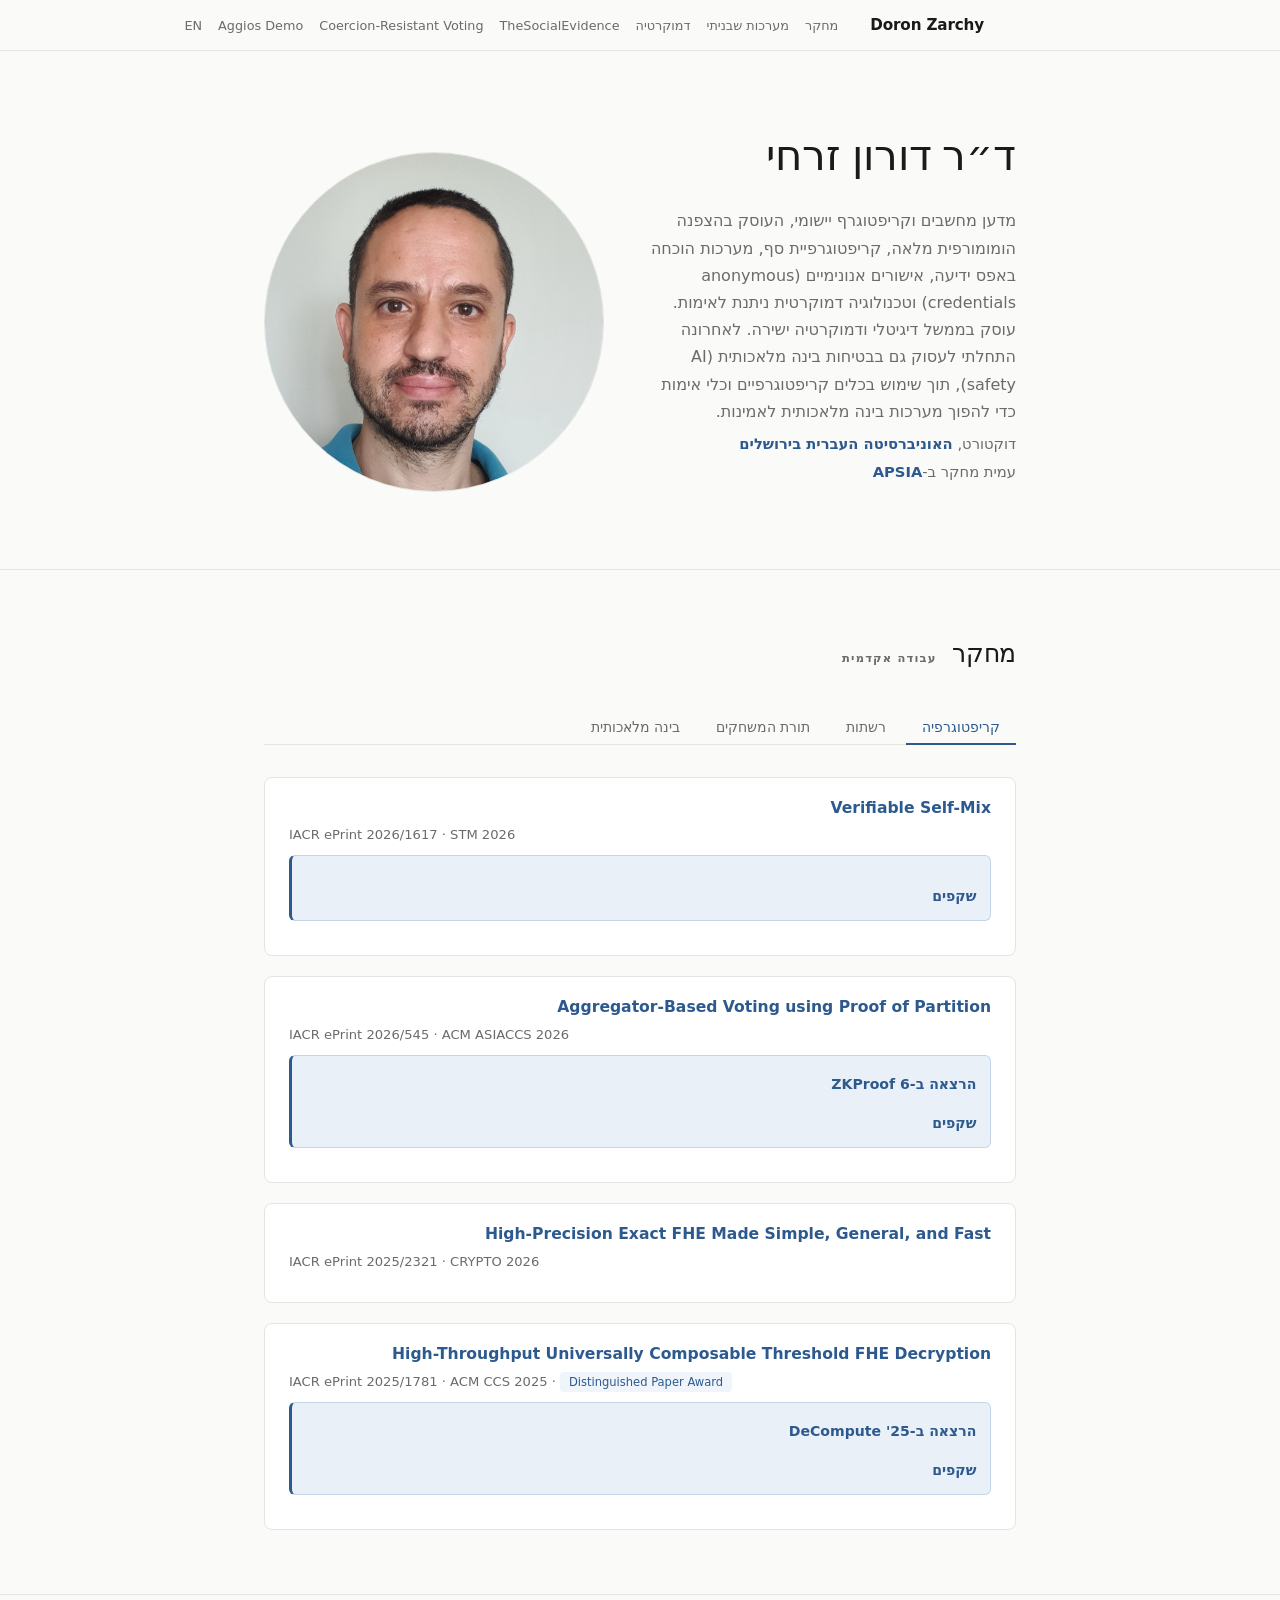
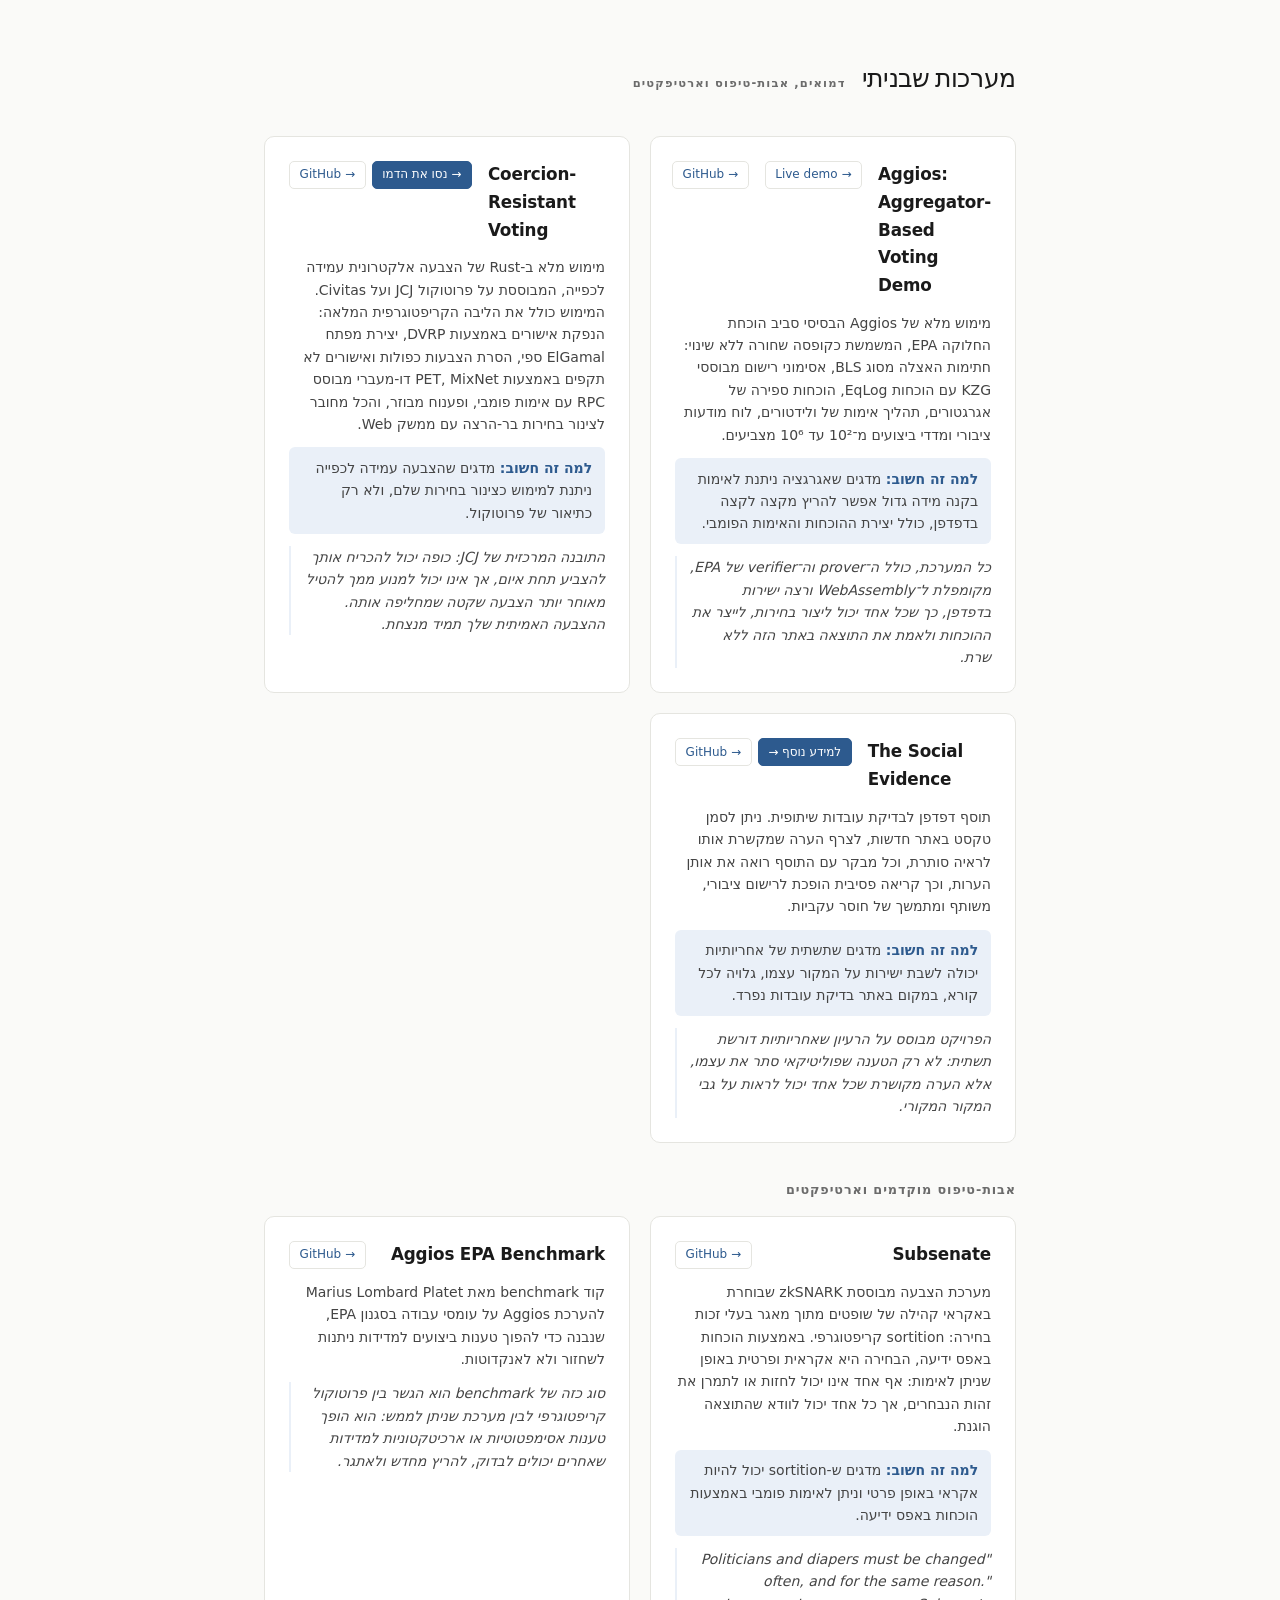
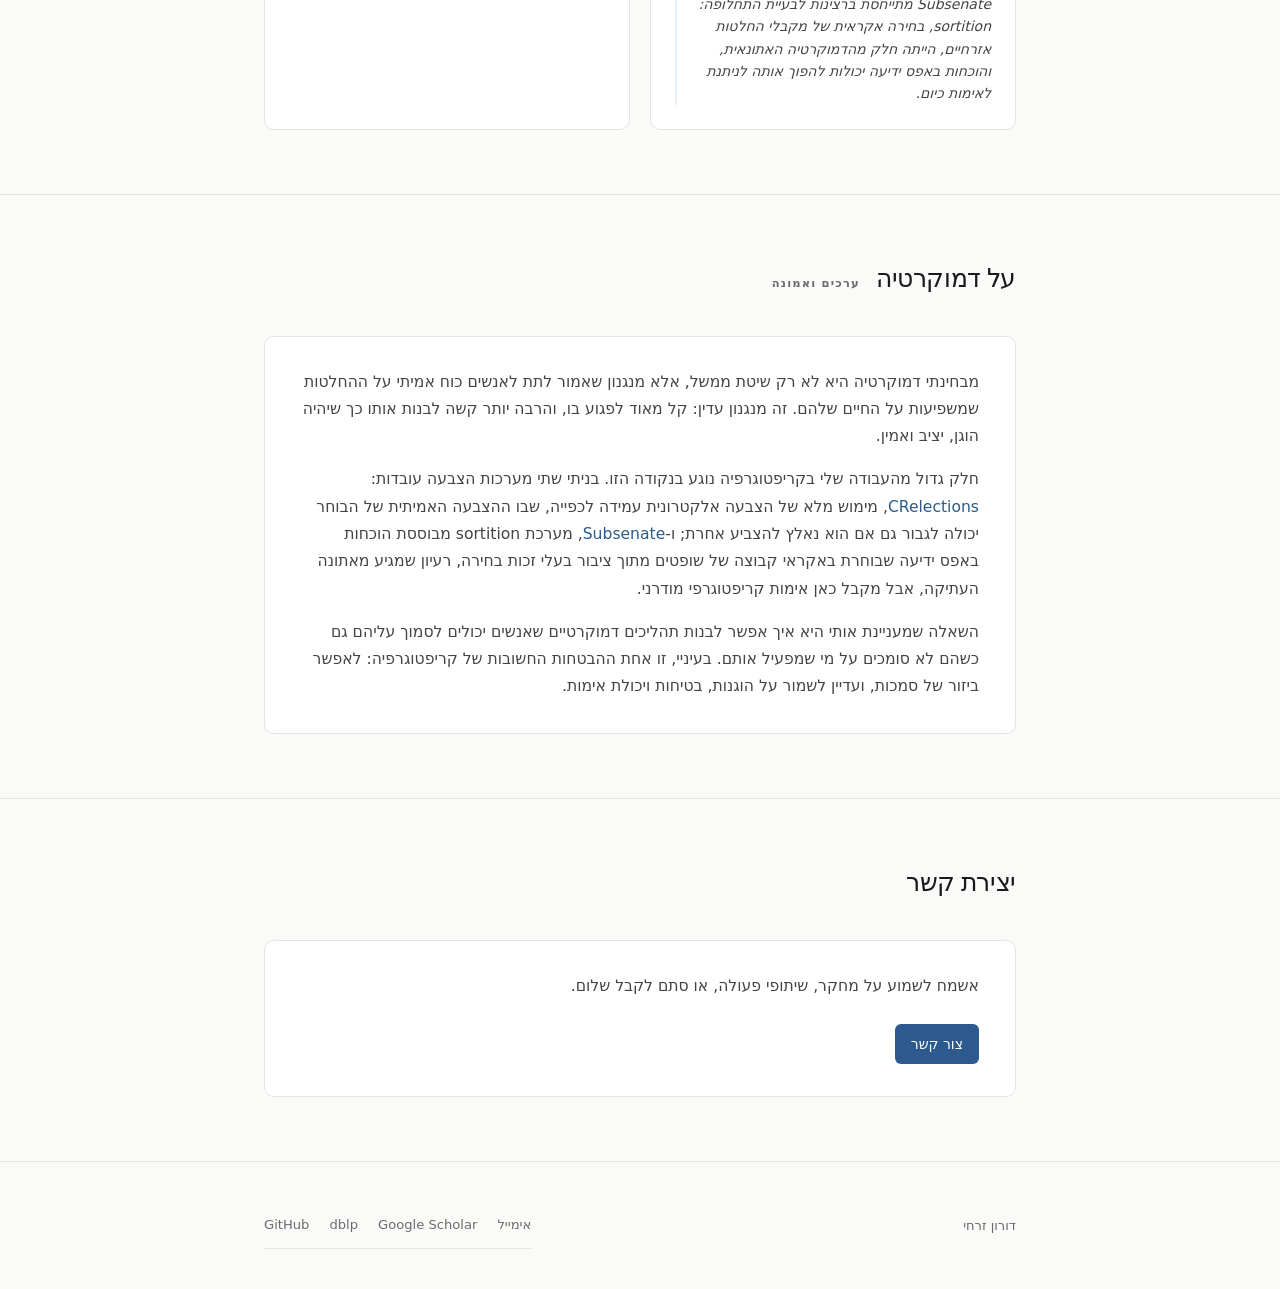
<file: he/index.html>
<!DOCTYPE html>
<html lang="he" dir="rtl">
<head>
  <meta charset="UTF-8" />
  <meta name="viewport" content="width=device-width, initial-scale=1.0" />
  <meta name="theme-color" content="#fafaf8" media="(min-width: 641px)" />
  <meta name="theme-color" content="#0e1117" media="(max-width: 640px)" />
  <title>דורון זרחי</title>
  <meta name="description" content="דורון זרחי הוא קריפטוגרף יישומי, העוסק בהצפנה הומומורפית מלאה, קריפטוגרפיית סף, הוכחות באפס ידיעה, אישורים אנונימיים, חישוב רב-צדדי בטוח ותשתיות קריפטוגרפיות לדמוקרטיה." />
  <link rel="canonical" href="https://doronzarchy.com/he/" />
  <link rel="alternate" hreflang="he" href="https://doronzarchy.com/he/" />
  <link rel="alternate" hreflang="en" href="https://doronzarchy.com/" />
  <link rel="alternate" hreflang="x-default" href="https://doronzarchy.com/" />
  <meta property="og:type" content="website" />
  <meta property="og:title" content="דורון זרחי" />
  <meta property="og:description" content="קריפטוגרף יישומי, העוסק בהצפנה הומומורפית מלאה, קריפטוגרפיית סף, הוכחות באפס ידיעה ותשתיות קריפטוגרפיות לדמוקרטיה." />
  <meta property="og:url" content="https://doronzarchy.com/he/" />
  <meta property="og:image" content="https://doronzarchy.com/assets/images/doron-profile.jpg" />
  <meta name="twitter:card" content="summary" />
  <meta name="twitter:title" content="דורון זרחי" />
  <meta name="twitter:description" content="קריפטוגרף יישומי, העוסק בהצפנה הומומורפית מלאה, קריפטוגרפיית סף, הוכחות באפס ידיעה ותשתיות קריפטוגרפיות לדמוקרטיה." />
  <meta name="twitter:image" content="https://doronzarchy.com/assets/images/doron-profile.jpg" />
  <link rel="stylesheet" href="../style.css" />
  <script type="application/ld+json">
  {
    "@context": "https://schema.org",
    "@type": "Person",
    "name": "דורון זרחי",
    "alternateName": ["Doron Zarchy"],
    "url": "https://doronzarchy.com/he/",
    "knowsAbout": [
      "הצפנה הומומורפית מלאה",
      "קריפטוגרפיית סף",
      "הוכחות באפס ידיעה",
      "אישורים אנונימיים",
      "חישוב רב-צדדי בטוח",
      "הצבעה עמידה לכפייה"
    ],
    "sameAs": [
      "https://github.com/doronz2",
      "https://scholar.google.com/scholar?q=%22Doron+Zarchy%22",
      "https://dblp.org/search?q=Doron+Zarchy"
    ]
  }
  </script>
</head>
<body>

<!-- ── Navigation ── -->
<nav>
  <div class="container">
    <a class="nav-name" href="../">Doron Zarchy</a>
    <ul class="nav-links">
      <li><a href="#research">מחקר</a></li>
      <li><a href="#projects">מערכות שבניתי</a></li>
      <li><a href="#democracy">דמוקרטיה</a></li>
      <li><a href="../thesocialevidence.html" class="nav-demo">TheSocialEvidence</a></li>
      <li><a href="../voting.html" class="nav-demo">Coercion-Resistant Voting</a></li>
      <li><a href="../aggios/" class="nav-demo">Aggios Demo</a></li>
      <li><a href="/" class="language-switch">EN</a></li>
    </ul>
  </div>
</nav>

<!-- ── Hero ── -->
<header class="hero">
  <div class="container hero-grid">
    <div class="hero-copy">
      <h1 class="hero-joke">
        ד״ר דורון זרחי
      </h1>
      <p class="tagline">
        מדען מחשבים וקריפטוגרף יישומי,
        העוסק בהצפנה הומומורפית מלאה, קריפטוגרפיית סף, מערכות הוכחה באפס ידיעה, אישורים אנונימיים (anonymous credentials) וטכנולוגיה דמוקרטית ניתנת לאימות. עוסק בממשל דיגיטלי ודמוקרטיה ישירה.
        לאחרונה התחלתי לעסוק גם בבטיחות בינה מלאכותית (AI safety), תוך שימוש בכלים קריפטוגרפיים וכלי אימות כדי להפוך מערכות בינה מלאכותית לאמינות.
      </p>
      <div class="credential-lines">
        <p>דוקטורט, <a href="https://cs.huji.ac.il/" target="_blank" rel="noopener">האוניברסיטה העברית בירושלים</a></p>
        <p>עמית מחקר ב-<a href="https://www.uni.lu/snt-en/research-groups/apsia/" target="_blank" rel="noopener">APSIA</a></p>
      </div>
    </div>
    <aside class="profile-card" aria-label="תמונת פרופיל">
      <img class="profile-headshot" src="../assets/images/doron-profile.jpg" alt="דורון זרחי" width="1097" height="1200" loading="eager">
    </aside>
  </div>
</header>

<main>

<!-- ── Research ── -->
<section id="research">
  <div class="container">
    <div class="section-header">
      <h2>מחקר</h2>
      <span class="section-label">עבודה אקדמית</span>
    </div>

    <div class="tab-bar" role="tablist" aria-label="תחומי מחקר">
      <button id="tab-btn-crypto" class="tab-btn active" role="tab" aria-selected="true" aria-controls="tab-crypto" tabindex="0" data-tab="crypto">קריפטוגרפיה</button>
      <button id="tab-btn-networking" class="tab-btn" role="tab" aria-selected="false" aria-controls="tab-networking" tabindex="-1" data-tab="networking">רשתות</button>
      <button id="tab-btn-game-theory" class="tab-btn" role="tab" aria-selected="false" aria-controls="tab-game-theory" tabindex="-1" data-tab="game-theory">תורת המשחקים</button>
      <button id="tab-btn-ai" class="tab-btn" role="tab" aria-selected="false" aria-controls="tab-ai" tabindex="-1" data-tab="ai">בינה מלאכותית</button>
    </div>

    <!-- Cryptography -->
    <div id="tab-crypto" class="tab-panel active" role="tabpanel" aria-labelledby="tab-btn-crypto">
      <div class="paper-list">

        <div class="paper-card">
          <h3><a href="https://eprint.iacr.org/2026/1617" target="_blank" rel="noopener" dir="ltr">Verifiable Self-Mix</a></h3>
          <div class="paper-meta" dir="ltr">IACR ePrint 2026/1617 · STM 2026</div>
          <div class="contribution-callout">
            <p><a href="../assets/presentations/vsm-slides.pdf" target="_blank" rel="noopener" class="presentation-link">שקפים</a></p>
          </div>
        </div>

        <div class="paper-card">
          <h3><a href="https://eprint.iacr.org/2026/545" target="_blank" rel="noopener" dir="ltr">Aggregator-Based Voting using Proof of Partition</a></h3>
          <div class="paper-meta" dir="ltr">IACR ePrint 2026/545 · ACM ASIACCS 2026</div>
          <div class="contribution-callout">
            <p><a href="https://www.youtube.com/watch?v=Ia0LCEGBbZU" target="_blank" rel="noopener">הרצאה ב-ZKProof 6</a></p>
            <p><a href="../assets/presentations/aggios-slides.pdf" target="_blank" rel="noopener" class="presentation-link">שקפים</a></p>
          </div>
        </div>

        <div class="paper-card">
          <h3><a href="https://eprint.iacr.org/2025/2321" target="_blank" rel="noopener" dir="ltr">High-Precision Exact FHE Made Simple, General, and Fast</a></h3>
          <div class="paper-meta" dir="ltr">IACR ePrint 2025/2321 · CRYPTO 2026</div>
        </div>

        <div class="paper-card">
          <h3><a href="https://eprint.iacr.org/2025/1781" target="_blank" rel="noopener" dir="ltr">High-Throughput Universally Composable Threshold FHE Decryption</a></h3>
          <div class="paper-meta" dir="ltr">IACR ePrint 2025/1781 · ACM CCS 2025 · <span class="tag">Distinguished Paper Award</span></div>
          <div class="contribution-callout">
            <p><a href="https://www.youtube.com/watch?v=qWuMDLuLGVc" target="_blank" rel="noopener">הרצאה ב-DeCompute '25</a></p>
            <p><a href="../assets/presentations/threshold-fhe-slides.pdf" target="_blank" rel="noopener" class="presentation-link">שקפים</a></p>
          </div>
        </div>

      </div>
    </div>

    <!-- Networking -->
    <div id="tab-networking" class="tab-panel" role="tabpanel" aria-labelledby="tab-btn-networking" hidden>
      <div class="paper-list">

        <div class="paper-card">
          <h3><a href="https://www.usenix.org/conference/nsdi15/technical-sessions/presentation/dong" target="_blank" rel="noopener" dir="ltr">PCC: Re-architecting Congestion Control for Consistent High Performance</a></h3>
          <div class="paper-meta" dir="ltr">Mo Dong, Qingxi Li, Doron Zarchy, Brighten Godfrey, Michael Schapira · NSDI 2015</div>
          <div class="contribution-callout">
            <a href="../assets/papers/PCC_Stability_TR.pdf" target="_blank" rel="noopener" dir="ltr">A Theoretical Analysis of PCC Stability</a>
          </div>
        </div>

        <div class="paper-card">
          <h3><a href="https://www.usenix.org/conference/nsdi18/presentation/dong" target="_blank" rel="noopener" dir="ltr">PCC Vivace: Online-Learning Congestion Control</a></h3>
          <div class="paper-meta" dir="ltr">Mo Dong, Tong Meng, Doron Zarchy, Engin Arslan, Yossi Gilad, Brighten Godfrey, Michael Schapira · NSDI 2018</div>
        </div>

        <div class="paper-card">
          <h3><a href="https://dl.acm.org/doi/10.1145/3152434.3152449" target="_blank" rel="noopener" dir="ltr">Axiomatizing Congestion Control</a></h3>
          <div class="paper-meta" dir="ltr">Doron Zarchy, Radhika Mittal, Michael Schapira, Scott Shenker · HotNets 2017 / PACM SIGMETRICS 2019</div>
        </div>

      </div>
    </div>

    <!-- Game Theory -->
    <div id="tab-game-theory" class="tab-panel" role="tabpanel" aria-labelledby="tab-btn-game-theory" hidden>
      <div class="paper-list">

        <div class="paper-card">
          <h3><a href="https://arxiv.org/abs/1610.01314" target="_blank" rel="noopener" dir="ltr">Nash-Peering: A New Techno-Economic Framework for Internet Interconnections</a></h3>
          <div class="paper-meta" dir="ltr">Doron Zarchy, Amogh Dhamdhere, Constantine Dovrolis, Michael Schapira · GI 2018: IEEE Global Internet Symposium</div>
        </div>

        <div class="paper-card">
          <h3><a href="https://doi.org/10.1109/INFOCOM.2015.7218479" target="_blank" rel="noopener" dir="ltr">Capturing Resource Tradeoffs in Fair Multi-Resource Allocation: added impossibility result</a></h3>
          <div class="paper-meta" dir="ltr">Doron Zarchy, David Hay, Michael Schapira · INFOCOM 2015</div>
          <div class="contribution-callout">
            <a href="../assets/papers/TR_Multi_Demand.pdf" target="_blank" rel="noopener" dir="ltr">Extended technical report: added general impossibility result</a>
          </div>
        </div>

      </div>
    </div>

    <!-- AI -->
    <div id="tab-ai" class="tab-panel" role="tabpanel" aria-labelledby="tab-btn-ai" hidden>
      <div class="paper-list">

        <div class="paper-card">
          <h3><a href="https://arxiv.org/abs/1702.07001" target="_blank" rel="noopener" dir="ltr">Theoretical and Experimental Analysis of the Canadian Traveler Problem</a></h3>
          <div class="paper-meta">Doron Zarchy · עבודת מוסמך / arXiv 2017</div>
        </div>

      </div>
    </div>

  </div>
</section>

<!-- ── Projects ── -->
<section id="projects">
  <div class="container">
    <div class="section-header">
      <h2>מערכות שבניתי</h2>
      <span class="section-label">דמואים, אבות-טיפוס וארטיפקטים</span>
    </div>

    <div class="project-grid">

      <div class="project-card">
        <div class="project-card-header">
          <h3 dir="ltr">Aggios: Aggregator-Based Voting Demo</h3>
          <a href="../aggios/" class="project-link" dir="ltr">Live demo &rarr;</a>
          <a href="https://github.com/doronz2/Aggios_implementation" target="_blank" rel="noopener" class="project-link" dir="ltr">GitHub &rarr;</a>
        </div>
        <p>מימוש מלא של Aggios הבסיסי סביב הוכחת החלוקה EPA, המשמשת כקופסה שחורה ללא שינוי: חתימות האצלה מסוג BLS, אסימוני רישום מבוססי KZG עם הוכחות EqLog, הוכחות ספירה של אגרגטורים, תהליך אימות של ולידטורים, לוח מודעות ציבורי ומדדי ביצועים מ־10&sup2; עד 10&#8310; מצביעים.</p>
        <p class="why-matters"><strong>למה זה חשוב:</strong> מדגים שאגרגציה ניתנת לאימות בקנה מידה גדול אפשר להריץ מקצה לקצה בדפדפן, כולל יצירת ההוכחות והאימות הפומבי.</p>
        <p class="project-bridge">כל המערכת, כולל ה־prover וה־verifier של EPA, מקומפלת ל־WebAssembly ורצה ישירות בדפדפן, כך שכל אחד יכול ליצור בחירות, לייצר את ההוכחות ולאמת את התוצאה באתר הזה ללא שרת.</p>
      </div>

      <div class="project-card">
        <div class="project-card-header">
          <h3 dir="ltr">Coercion-Resistant Voting</h3>
          <div style="display:flex;gap:6px;align-items:center">
            <a href="../voting.html" class="project-link" style="background:var(--accent);color:var(--accent-contrast);border-color:var(--accent)" dir="ltr">נסו את הדמו &rarr;</a>
            <a href="https://github.com/doronz2/CRelections" target="_blank" rel="noopener" class="project-link" dir="ltr">GitHub &rarr;</a>
          </div>
        </div>
        <p>מימוש מלא ב-Rust של הצבעה אלקטרונית עמידה לכפייה, המבוססת על פרוטוקול JCJ ועל Civitas. המימוש כולל את הליבה הקריפטוגרפית המלאה: הנפקת אישורים באמצעות DVRP, יצירת מפתח ElGamal ספי, הסרת הצבעות כפולות ואישורים לא תקפים באמצעות PET, MixNet דו-מעברי מבוסס RPC עם אימות פומבי, ופענוח מבוזר, והכל מחובר לצינור בחירות בר-הרצה עם ממשק Web.</p>
        <p class="why-matters"><strong>למה זה חשוב:</strong> מדגים שהצבעה עמידה לכפייה ניתנת למימוש כצינור בחירות שלם, ולא רק כתיאור של פרוטוקול.</p>
        <p class="project-bridge">התובנה המרכזית של JCJ: כופה יכול להכריח אותך להצביע תחת איום, אך אינו יכול למנוע ממך להטיל מאוחר יותר הצבעה שקטה שמחליפה אותה. ההצבעה האמיתית שלך תמיד מנצחת.</p>
      </div>

      <div class="project-card">
        <div class="project-card-header">
          <h3 dir="ltr">The Social Evidence</h3>
          <div style="display:flex;gap:6px;align-items:center">
            <a href="../thesocialevidence.html" class="project-link" style="background:var(--accent);color:var(--accent-contrast);border-color:var(--accent)">למידע נוסף &rarr;</a>
            <a href="https://github.com/doronz2/thesocialevidence" target="_blank" rel="noopener" class="project-link" dir="ltr">GitHub &rarr;</a>
          </div>
        </div>
        <p>תוסף דפדפן לבדיקת עובדות שיתופית. ניתן לסמן טקסט באתר חדשות, לצרף הערה שמקשרת אותו לראיה סותרת, וכל מבקר עם התוסף רואה את אותן הערות, וכך קריאה פסיבית הופכת לרישום ציבורי, משותף ומתמשך של חוסר עקביות.</p>
        <p class="why-matters"><strong>למה זה חשוב:</strong> מדגים שתשתית של אחריותיות יכולה לשבת ישירות על המקור עצמו, גלויה לכל קורא, במקום באתר בדיקת עובדות נפרד.</p>
        <p class="project-bridge">הפרויקט מבוסס על הרעיון שאחריותיות דורשת תשתית: לא רק הטענה שפוליטיקאי סתר את עצמו, אלא הערה מקושרת שכל אחד יכול לראות על גבי המקור המקורי.</p>
      </div>

    </div>

    <div class="subsection-header">אבות-טיפוס מוקדמים וארטיפקטים</div>

    <div class="project-grid">

      <div class="project-card">
        <div class="project-card-header">
          <h3 dir="ltr">Subsenate</h3>
          <a href="https://github.com/doronz2/Subsenate" target="_blank" rel="noopener" class="project-link" dir="ltr">GitHub &rarr;</a>
        </div>
        <p>מערכת הצבעה מבוססת zkSNARK שבוחרת באקראי קהילה של שופטים מתוך מאגר בעלי זכות בחירה: sortition קריפטוגרפי. באמצעות הוכחות באפס ידיעה, הבחירה היא אקראית ופרטית באופן שניתן לאימות: אף אחד אינו יכול לחזות או לתמרן את זהות הנבחרים, אך כל אחד יכול לוודא שהתוצאה הוגנת.</p>
        <p class="why-matters"><strong>למה זה חשוב:</strong> מדגים ש-sortition יכול להיות אקראי באופן פרטי וניתן לאימות פומבי באמצעות הוכחות באפס ידיעה.</p>
        <p class="project-bridge">"Politicians and diapers must be changed often, and for the same reason." Subsenate מתייחסת ברצינות לבעיית התחלופה: sortition, בחירה אקראית של מקבלי החלטות אזרחיים, הייתה חלק מהדמוקרטיה האתונאית, והוכחות באפס ידיעה יכולות להפוך אותה לניתנת לאימות כיום.</p>
      </div>

      <div class="project-card">
        <div class="project-card-header">
          <h3 dir="ltr">Aggios EPA Benchmark</h3>
          <a href="https://github.com/mariuslp/aggios_epa_benchmark" target="_blank" rel="noopener" class="project-link" dir="ltr">GitHub &rarr;</a>
        </div>
        <p>קוד benchmark מאת Marius Lombard Platet להערכת Aggios על עומסי עבודה בסגנון EPA, שנבנה כדי להפוך טענות ביצועים למדידות ניתנות לשחזור ולא לאנקדוטות.</p>
        <p class="project-bridge">סוג כזה של benchmark הוא הגשר בין פרוטוקול קריפטוגרפי לבין מערכת שניתן לממש: הוא הופך טענות אסימפטוטיות או ארכיטקטוניות למדידות שאחרים יכולים לבדוק, להריץ מחדש ולאתגר.</p>
      </div>

    </div>
  </div>
</section>

<!-- ── Democracy ── -->
<section id="democracy">
  <div class="container">
    <div class="section-header">
      <h2>על דמוקרטיה</h2>
      <span class="section-label">ערכים ואמונה</span>
    </div>

    <div class="democracy-section">
      <p>מבחינתי דמוקרטיה היא לא רק שיטת ממשל, אלא מנגנון שאמור לתת לאנשים כוח אמיתי על ההחלטות שמשפיעות על החיים שלהם. זה מנגנון עדין: קל מאוד לפגוע בו, והרבה יותר קשה לבנות אותו כך שיהיה הוגן, יציב ואמין.</p>

      <p>חלק גדול מהעבודה שלי בקריפטוגרפיה נוגע בנקודה הזו. בניתי שתי מערכות הצבעה עובדות: <a href="https://github.com/doronz2/CRelections" target="_blank" rel="noopener" dir="ltr">CRelections</a>, מימוש מלא של הצבעה אלקטרונית עמידה לכפייה, שבו ההצבעה האמיתית של הבוחר יכולה לגבור גם אם הוא נאלץ להצביע אחרת; ו-<a href="https://github.com/doronz2/Subsenate" target="_blank" rel="noopener" dir="ltr">Subsenate</a>, מערכת sortition מבוססת הוכחות באפס ידיעה שבוחרת באקראי קבוצה של שופטים מתוך ציבור בעלי זכות בחירה, רעיון שמגיע מאתונה העתיקה, אבל מקבל כאן אימות קריפטוגרפי מודרני.</p>

      <p>השאלה שמעניינת אותי היא איך אפשר לבנות תהליכים דמוקרטיים שאנשים יכולים לסמוך עליהם גם כשהם לא סומכים על מי שמפעיל אותם. בעיניי, זו אחת ההבטחות החשובות של קריפטוגרפיה: לאפשר ביזור של סמכות, ועדיין לשמור על הוגנות, בטיחות ויכולת אימות.</p>
    </div>
  </div>
</section>

<!-- ── Contact ── -->
<section id="contact">
  <div class="container">
    <div class="section-header">
      <h2>יצירת קשר</h2>
    </div>
    <div class="democracy-section">
      <p>אשמח לשמוע על מחקר, שיתופי פעולה, או סתם לקבל שלום.</p>
      <p style="margin-top:1rem">
        <a href="mailto:doronz@gmail.com" class="btn btn-primary" style="display:inline-block;margin-top:0.5rem">צור קשר</a>
      </p>
    </div>
  </div>
</section>

</main>

<!-- ── Footer ── -->
<footer>
  <div class="container">
    <span>דורון זרחי</span>
    <nav class="footer-links" aria-label="קישורים חברתיים">
      <a href="mailto:doronz@gmail.com">אימייל</a>
      <a href="https://scholar.google.com/scholar?q=%22Doron+Zarchy%22" target="_blank" rel="noopener">Google Scholar</a>
      <a href="https://dblp.org/search?q=Doron+Zarchy" target="_blank" rel="noopener">dblp</a>
      <a href="https://github.com/doronz2" target="_blank" rel="noopener">GitHub</a>
    </nav>
  </div>
</footer>

<script src="../main.js"></script>
</body>
</html>
</file>
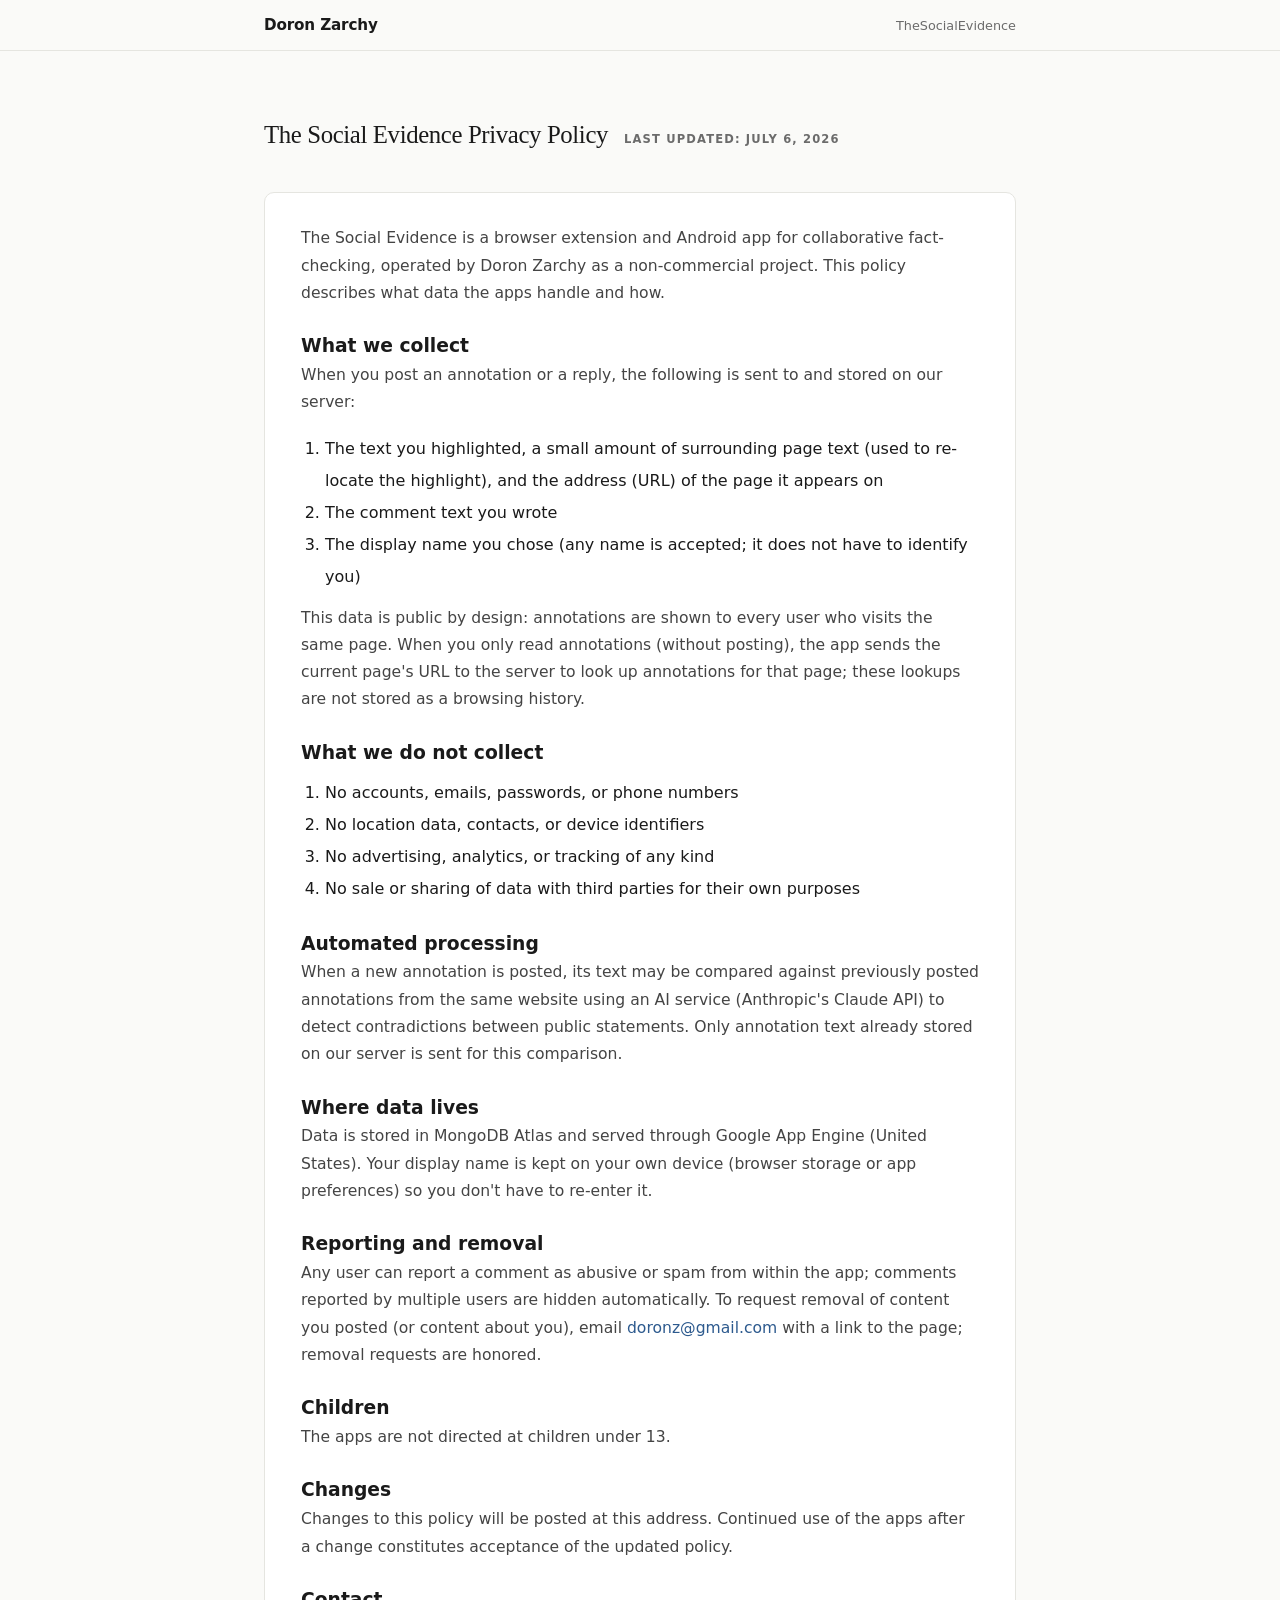
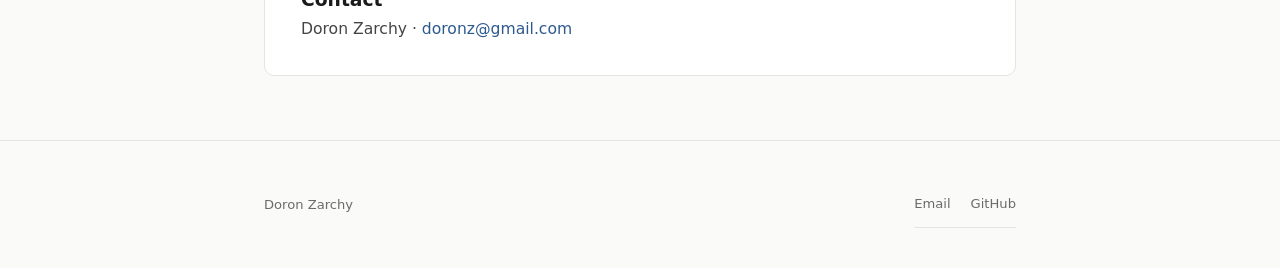
<file: thesocialevidence-privacy.html>
<!DOCTYPE html>
<html lang="en">
<head>
  <meta charset="UTF-8" />
  <meta name="viewport" content="width=device-width, initial-scale=1.0" />
  <meta name="theme-color" content="#fafaf8" media="(min-width: 641px)" />
  <meta name="theme-color" content="#0e1117" media="(max-width: 640px)" />
  <meta name="description" content="Privacy policy for The Social Evidence browser extension and Android app." />
  <title>Privacy Policy | The Social Evidence</title>
  <link rel="stylesheet" href="style.css" />
</head>
<body>

<nav>
  <div class="container">
    <span class="nav-name"><a href="/" style="color:inherit;text-decoration:none">Doron Zarchy</a></span>
    <ul class="nav-links">
      <li><a href="thesocialevidence.html" class="nav-demo">TheSocialEvidence</a></li>
    </ul>
  </div>
</nav>

<main>
<section>
  <div class="container">
    <div class="section-header">
      <h2>The Social Evidence Privacy Policy</h2>
      <span class="section-label">Last updated: July 6, 2026</span>
    </div>
    <div class="democracy-section">

      <p>
        The Social Evidence is a browser extension and Android app for collaborative
        fact-checking, operated by Doron Zarchy as a non-commercial project. This
        policy describes what data the apps handle and how.
      </p>

      <h3 style="margin-top:1.5rem">What we collect</h3>
      <p>When you post an annotation or a reply, the following is sent to and stored on our server:</p>
      <ol style="margin-top:0.5rem;margin-left:1.5rem;line-height:2">
        <li>The text you highlighted, a small amount of surrounding page text (used to re-locate the highlight), and the address (URL) of the page it appears on</li>
        <li>The comment text you wrote</li>
        <li>The display name you chose (any name is accepted; it does not have to identify you)</li>
      </ol>
      <p style="margin-top:0.75rem">
        This data is public by design: annotations are shown to every user who visits
        the same page. When you only read annotations (without posting), the app sends
        the current page's URL to the server to look up annotations for that page; these
        lookups are not stored as a browsing history.
      </p>

      <h3 style="margin-top:1.5rem">What we do not collect</h3>
      <ol style="margin-top:0.5rem;margin-left:1.5rem;line-height:2">
        <li>No accounts, emails, passwords, or phone numbers</li>
        <li>No location data, contacts, or device identifiers</li>
        <li>No advertising, analytics, or tracking of any kind</li>
        <li>No sale or sharing of data with third parties for their own purposes</li>
      </ol>

      <h3 style="margin-top:1.5rem">Automated processing</h3>
      <p>
        When a new annotation is posted, its text may be compared against previously
        posted annotations from the same website using an AI service (Anthropic's Claude
        API) to detect contradictions between public statements. Only annotation text
        already stored on our server is sent for this comparison.
      </p>

      <h3 style="margin-top:1.5rem">Where data lives</h3>
      <p>
        Data is stored in MongoDB Atlas and served through Google App Engine
        (United States). Your display name is kept on your own device
        (browser storage or app preferences) so you don't have to re-enter it.
      </p>

      <h3 style="margin-top:1.5rem">Reporting and removal</h3>
      <p>
        Any user can report a comment as abusive or spam from within the app; comments
        reported by multiple users are hidden automatically. To request removal of
        content you posted (or content about you), email
        <a href="mailto:doronz@gmail.com">doronz@gmail.com</a> with a link to the page;
        removal requests are honored.
      </p>

      <h3 style="margin-top:1.5rem">Children</h3>
      <p>The apps are not directed at children under 13.</p>

      <h3 style="margin-top:1.5rem">Changes</h3>
      <p>
        Changes to this policy will be posted at this address. Continued use of the
        apps after a change constitutes acceptance of the updated policy.
      </p>

      <h3 style="margin-top:1.5rem">Contact</h3>
      <p>Doron Zarchy · <a href="mailto:doronz@gmail.com">doronz@gmail.com</a></p>

    </div>
  </div>
</section>
</main>

<footer>
  <div class="container">
    <span>Doron Zarchy</span>
    <nav class="footer-links" aria-label="Social links">
      <a href="mailto:doronz@gmail.com">Email</a>
      <a href="https://github.com/doronz2" target="_blank" rel="noopener">GitHub</a>
    </nav>
  </div>
</footer>

</body>
</html>
</file>
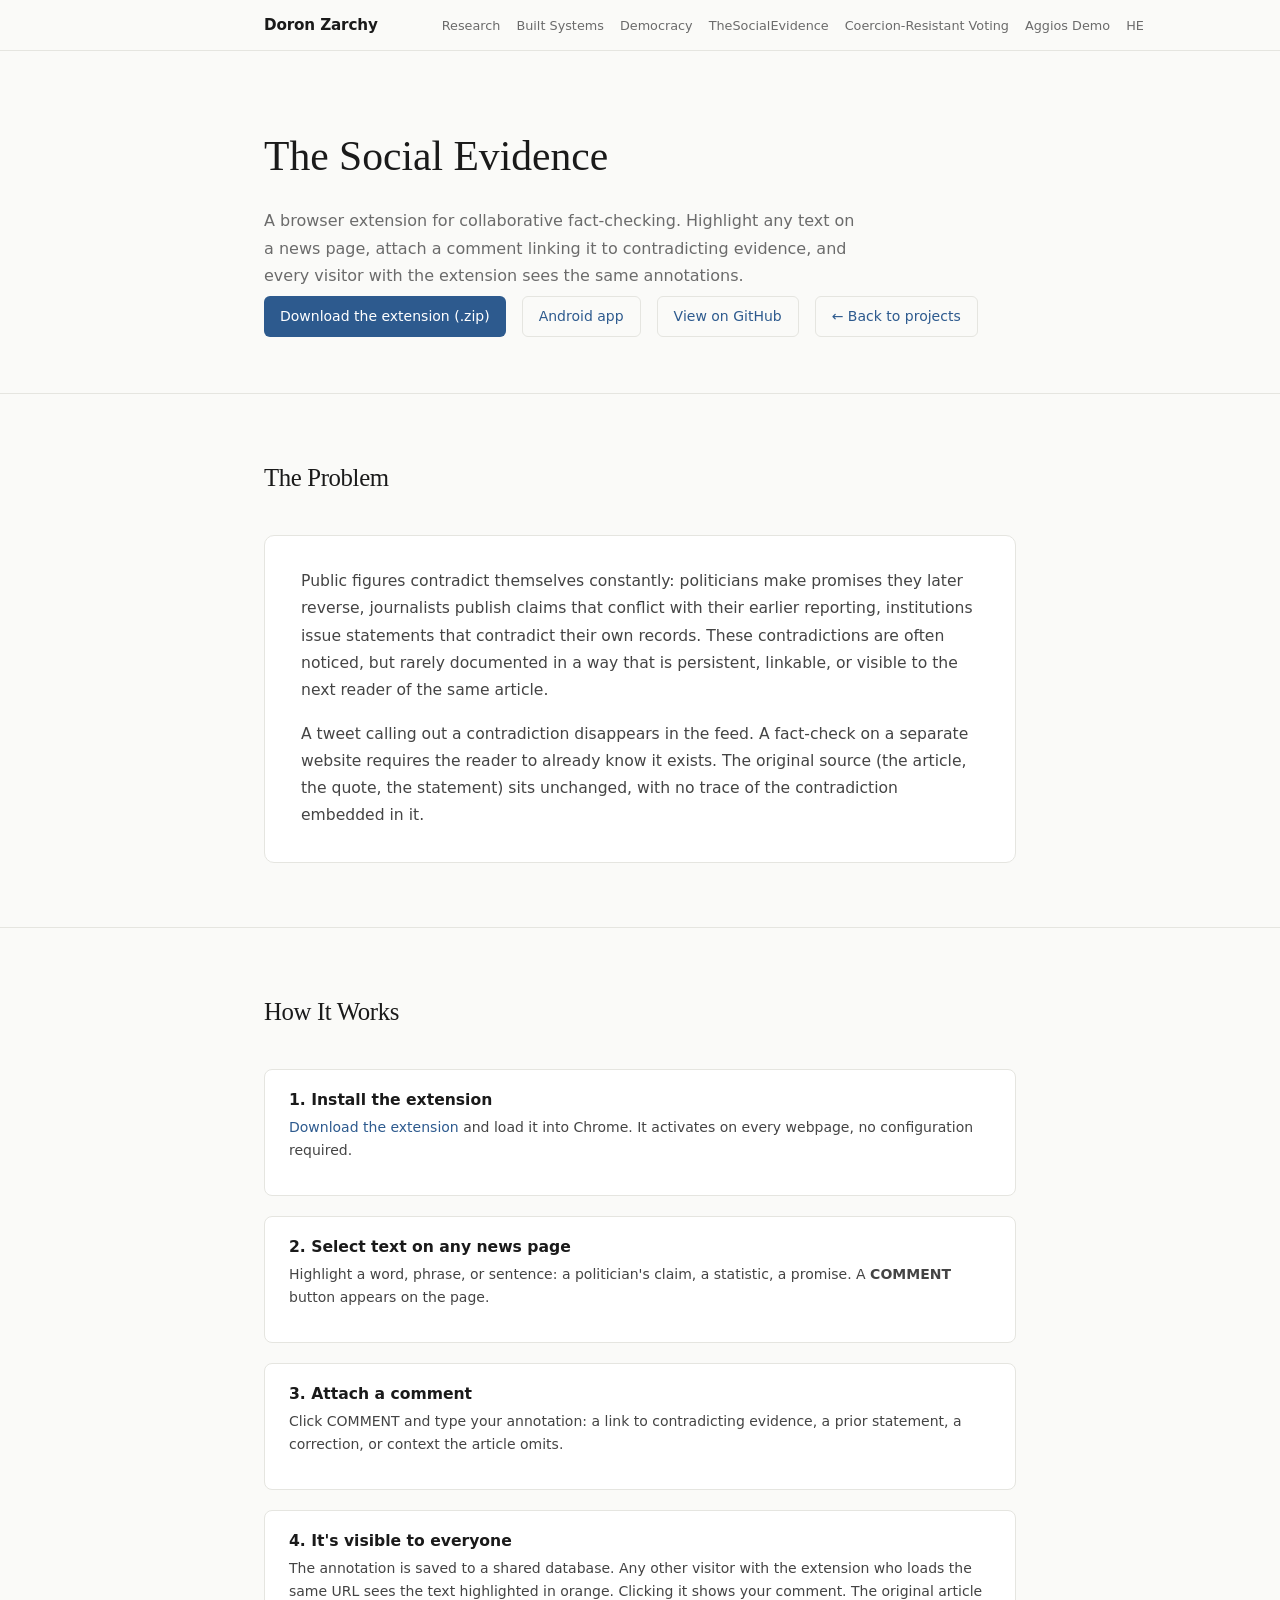
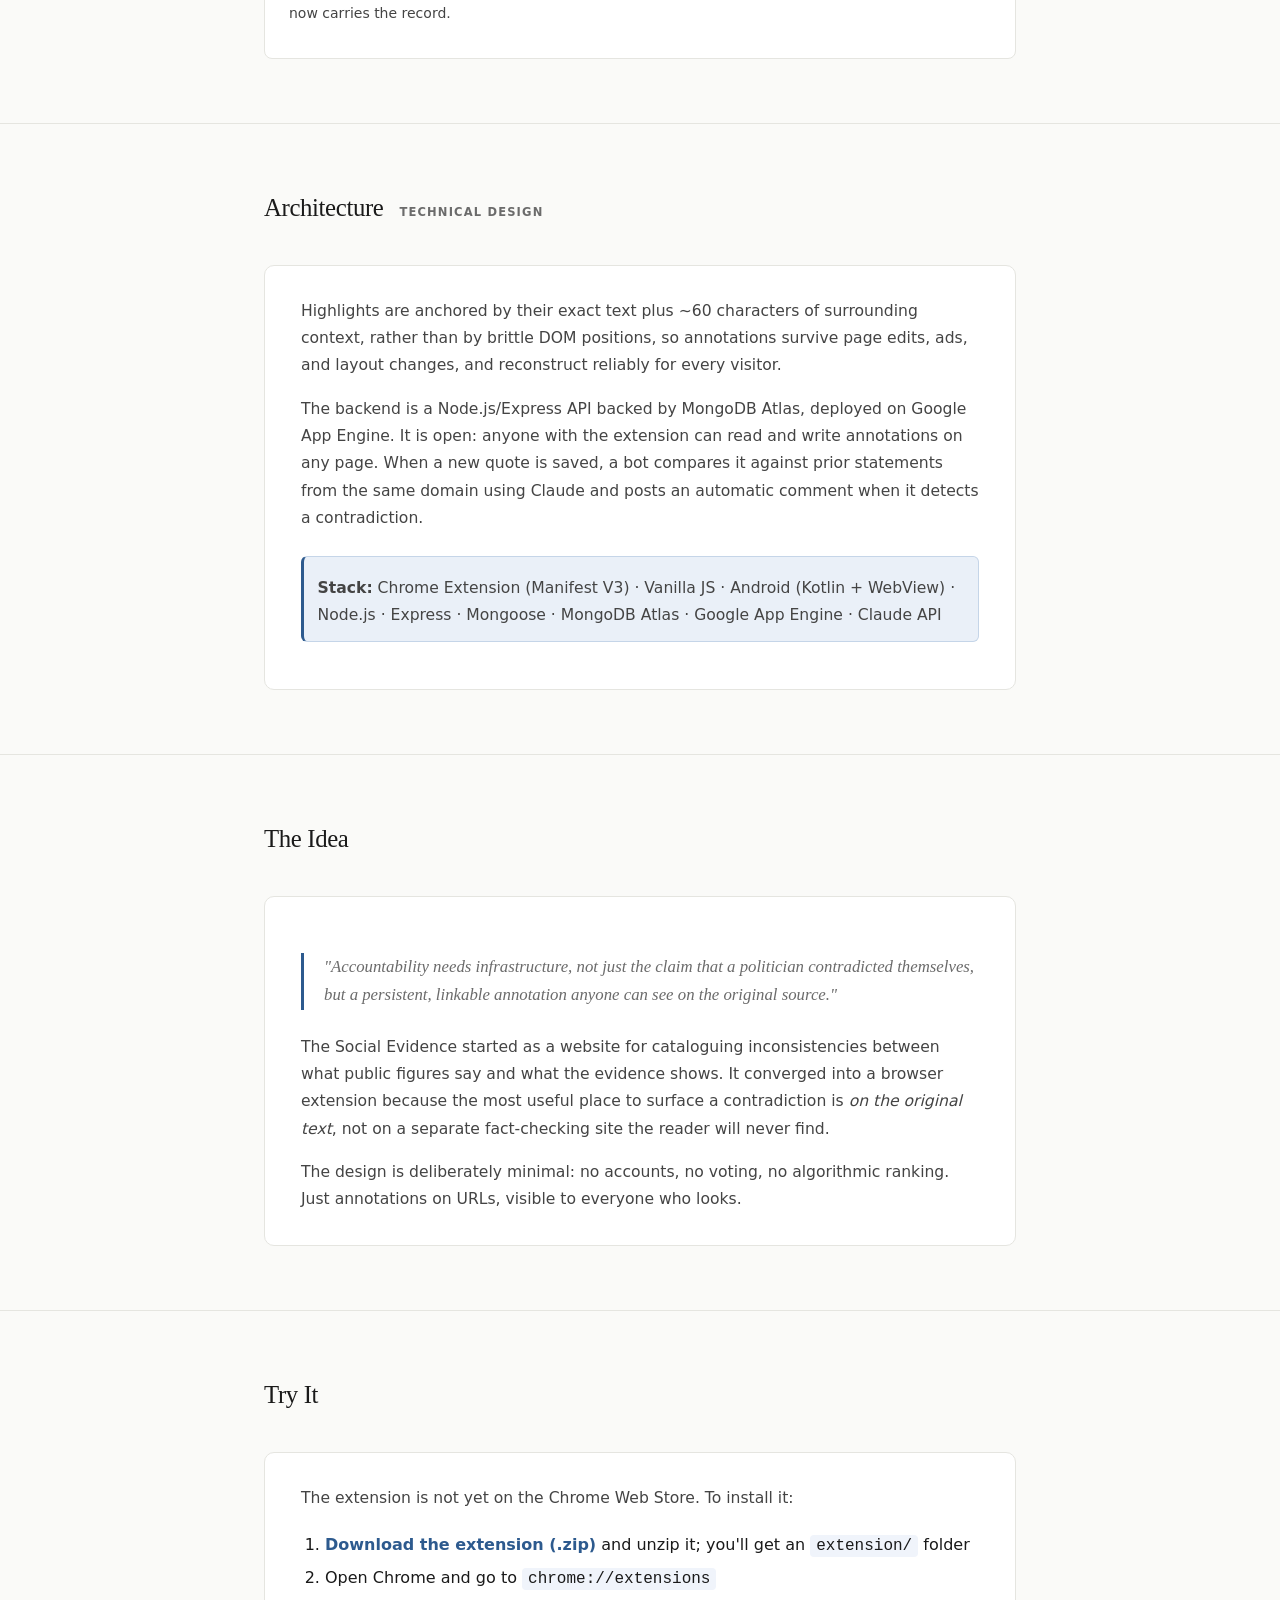
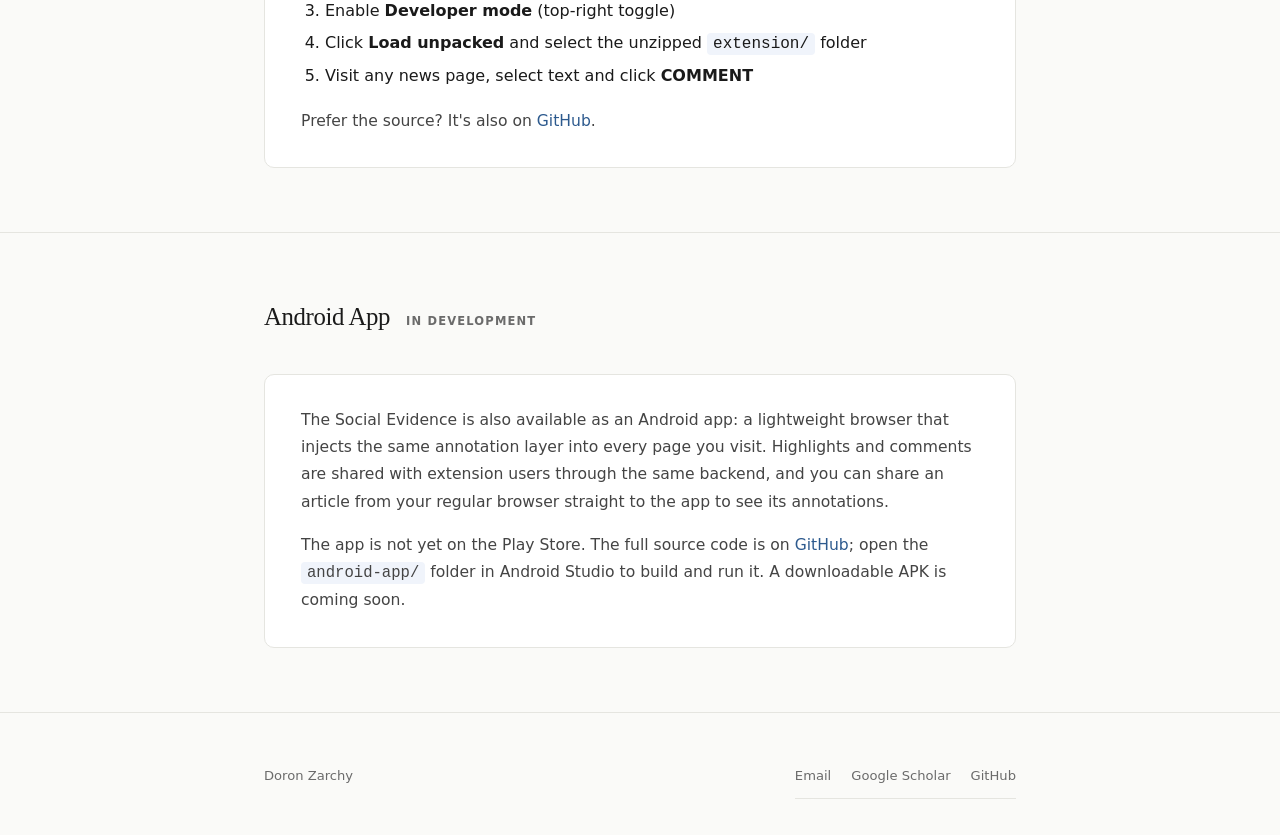
<file: thesocialevidence.html>
<!DOCTYPE html>
<html lang="en">
<head>
  <meta charset="UTF-8" />
  <meta name="viewport" content="width=device-width, initial-scale=1.0" />
  <meta name="theme-color" content="#fafaf8" media="(min-width: 641px)" />
  <meta name="theme-color" content="#0e1117" media="(max-width: 640px)" />
  <meta name="description" content="The Social Evidence: a browser extension for collaborative fact-checking on news pages." />
  <title>The Social Evidence | Doron Zarchy</title>
  <link rel="stylesheet" href="style.css" />
</head>
<body>

<!-- ── Navigation ── -->
<nav>
  <div class="container">
    <span class="nav-name"><a href="/" style="color:inherit;text-decoration:none">Doron Zarchy</a></span>
    <ul class="nav-links">
      <li><a href="/#research">Research</a></li>
      <li><a href="/#projects">Built Systems</a></li>
      <li><a href="/#democracy">Democracy</a></li>
      <li><a href="thesocialevidence.html" class="nav-demo">TheSocialEvidence</a></li>
      <li><a href="voting.html" class="nav-demo">Coercion-Resistant Voting</a></li>
      <li><a href="aggios/" class="nav-demo">Aggios Demo</a></li>
      <li><a href="/he/" class="language-switch">HE</a></li>
    </ul>
  </div>
</nav>

<!-- ── Hero ── -->
<header class="hero">
  <div class="container">
    <div class="hero-copy">
      <h1 class="hero-joke">The Social Evidence</h1>
      <p class="tagline">
        A browser extension for collaborative fact-checking. Highlight any text
        on a news page, attach a comment linking it to contradicting evidence,
        and every visitor with the extension sees the same annotations.
      </p>
      <div class="hero-links">
        <a href="downloads/thesocialevidence-extension.zip" download class="btn btn-primary">Download the extension (.zip)</a>
        <a href="#android" class="btn btn-ghost">Android app</a>
        <a href="https://github.com/doronz2/thesocialevidence" target="_blank" rel="noopener" class="btn btn-ghost">View on GitHub</a>
        <a href="/#projects" class="btn btn-ghost">&larr; Back to projects</a>
      </div>
    </div>
  </div>
</header>

<main>

<!-- ── The Problem ── -->
<section>
  <div class="container">
    <div class="section-header">
      <h2>The Problem</h2>
    </div>
    <div class="democracy-section">
      <p>
        Public figures contradict themselves constantly: politicians make promises
        they later reverse, journalists publish claims that conflict with their earlier
        reporting, institutions issue statements that contradict their own records.
        These contradictions are often noticed, but rarely documented in a way that
        is persistent, linkable, or visible to the next reader of the same article.
      </p>
      <p>
        A tweet calling out a contradiction disappears in the feed. A fact-check on
        a separate website requires the reader to already know it exists. The original
        source (the article, the quote, the statement) sits unchanged, with no trace
        of the contradiction embedded in it.
      </p>
    </div>
  </div>
</section>

<!-- ── How it works ── -->
<section>
  <div class="container">
    <div class="section-header">
      <h2>How It Works</h2>
    </div>

    <div class="paper-list">

      <div class="paper-card">
        <h3>1. Install the extension</h3>
        <p class="paper-abstract">
          <a href="downloads/thesocialevidence-extension.zip" download>Download the extension</a>
          and load it into Chrome. It activates on every webpage, no
          configuration required.
        </p>
      </div>

      <div class="paper-card">
        <h3>2. Select text on any news page</h3>
        <p class="paper-abstract">
          Highlight a word, phrase, or sentence: a politician's claim, a
          statistic, a promise. A <strong>COMMENT</strong> button appears on the page.
        </p>
      </div>

      <div class="paper-card">
        <h3>3. Attach a comment</h3>
        <p class="paper-abstract">
          Click COMMENT and type your annotation: a link to contradicting evidence,
          a prior statement, a correction, or context the article omits.
        </p>
      </div>

      <div class="paper-card">
        <h3>4. It's visible to everyone</h3>
        <p class="paper-abstract">
          The annotation is saved to a shared database. Any other visitor with the
          extension who loads the same URL sees the text highlighted in orange. Clicking
          it shows your comment. The original article now carries the record.
        </p>
      </div>

    </div>
  </div>
</section>

<!-- ── Architecture ── -->
<section>
  <div class="container">
    <div class="section-header">
      <h2>Architecture</h2>
      <span class="section-label">Technical design</span>
    </div>
    <div class="democracy-section">

      <p>
        Highlights are anchored by their exact text plus ~60 characters of surrounding
        context, rather than by brittle DOM positions, so annotations survive page
        edits, ads, and layout changes, and reconstruct reliably for every visitor.
      </p>

      <p>
        The backend is a Node.js/Express API backed by MongoDB Atlas, deployed on
        Google App Engine. It is open: anyone with the extension can read and write
        annotations on any page. When a new quote is saved, a bot compares it against
        prior statements from the same domain using Claude and posts an automatic
        comment when it detects a contradiction.
      </p>

      <div class="contribution-callout" style="margin-top:1.5rem">
        <p><strong>Stack:</strong> Chrome Extension (Manifest V3) · Vanilla JS · Android (Kotlin + WebView) · Node.js · Express · Mongoose · MongoDB Atlas · Google App Engine · Claude API</p>
      </div>

    </div>
  </div>
</section>

<!-- ── The Idea ── -->
<section>
  <div class="container">
    <div class="section-header">
      <h2>The Idea</h2>
    </div>
    <div class="democracy-section">
      <blockquote>
        "Accountability needs infrastructure, not just the claim that a politician
        contradicted themselves, but a persistent, linkable annotation anyone can see
        on the original source."
      </blockquote>
      <p>
        The Social Evidence started as a website for cataloguing inconsistencies between
        what public figures say and what the evidence shows. It converged into a browser
        extension because the most useful place to surface a contradiction is <em>on the
        original text</em>, not on a separate fact-checking site the reader will never
        find.
      </p>
      <p>
        The design is deliberately minimal: no accounts, no voting, no algorithmic
        ranking. Just annotations on URLs, visible to everyone who looks.
      </p>
    </div>
  </div>
</section>

<!-- ── Install ── -->
<section>
  <div class="container">
    <div class="section-header">
      <h2>Try It</h2>
    </div>
    <div class="democracy-section">
      <p>The extension is not yet on the Chrome Web Store. To install it:</p>
      <ol style="margin-top:1rem;margin-left:1.5rem;line-height:2">
        <li><a href="downloads/thesocialevidence-extension.zip" download><strong>Download the extension (.zip)</strong></a> and unzip it; you'll get an <code style="background:var(--tag-bg);padding:2px 6px;border-radius:4px">extension/</code> folder</li>
        <li>Open Chrome and go to <code style="background:var(--tag-bg);padding:2px 6px;border-radius:4px">chrome://extensions</code></li>
        <li>Enable <strong>Developer mode</strong> (top-right toggle)</li>
        <li>Click <strong>Load unpacked</strong> and select the unzipped <code style="background:var(--tag-bg);padding:2px 6px;border-radius:4px">extension/</code> folder</li>
        <li>Visit any news page, select text and click <strong>COMMENT</strong></li>
      </ol>
      <p style="margin-top:1rem">
        Prefer the source? It's also on
        <a href="https://github.com/doronz2/thesocialevidence" target="_blank" rel="noopener">GitHub</a>.
      </p>
    </div>
  </div>
</section>

<!-- ── Android ── -->
<section id="android">
  <div class="container">
    <div class="section-header">
      <h2>Android App</h2>
      <span class="section-label">In development</span>
    </div>
    <div class="democracy-section">
      <p>
        The Social Evidence is also available as an Android app: a lightweight
        browser that injects the same annotation layer into every page you visit.
        Highlights and comments are shared with extension users through the same
        backend, and you can share an article from your regular browser straight
        to the app to see its annotations.
      </p>
      <p>
        The app is not yet on the Play Store. The full source code is on
        <a href="https://github.com/doronz2/thesocialevidence/tree/master/android-app" target="_blank" rel="noopener">GitHub</a>;
        open the <code style="background:var(--tag-bg);padding:2px 6px;border-radius:4px">android-app/</code>
        folder in Android Studio to build and run it. A downloadable APK is coming soon.
      </p>
    </div>
  </div>
</section>

</main>

<!-- ── Footer ── -->
<footer>
  <div class="container">
    <span>Doron Zarchy</span>
    <nav class="footer-links" aria-label="Social links">
      <a href="mailto:doronz@gmail.com">Email</a>
      <a href="https://scholar.google.com/scholar?q=%22Doron+Zarchy%22" target="_blank" rel="noopener">Google Scholar</a>
      <a href="https://github.com/doronz2" target="_blank" rel="noopener">GitHub</a>
    </nav>
  </div>
</footer>

</body>
</html>
</file>
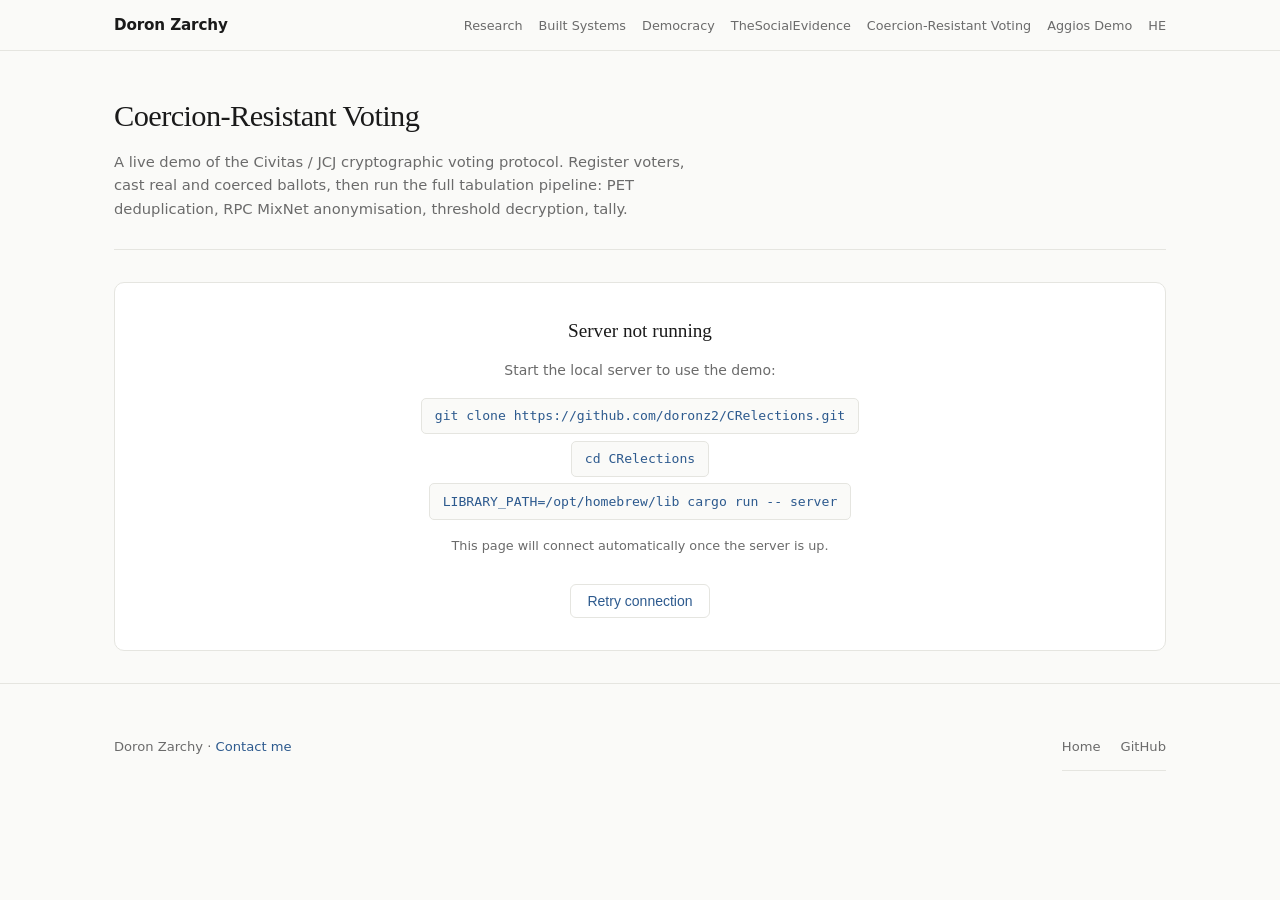
<file: voting.html>
<!DOCTYPE html>
<html lang="en">
<head>
  <meta charset="UTF-8"/>
  <meta name="viewport" content="width=device-width,initial-scale=1"/>
  <meta name="theme-color" content="#fafaf8" media="(min-width: 641px)" />
  <meta name="theme-color" content="#0e1117" media="(max-width: 640px)" />
  <title>CRelections Local Demo | Doron Zarchy</title>
  <meta name="description" content="CRelections local demo by Doron Zarchy: a full implementation of coercion-resistant e-voting based on the JCJ protocol, threshold ElGamal, and cryptographic credential issuance." />
  <link rel="canonical" href="https://doronzarchy.com/voting.html" />
  <meta property="og:type" content="website" />
  <meta property="og:title" content="CRelections Local Demo | Doron Zarchy" />
  <meta property="og:description" content="A full implementation of coercion-resistant e-voting based on the JCJ protocol, threshold ElGamal, and cryptographic credential issuance." />
  <meta property="og:url" content="https://doronzarchy.com/voting.html" />
  <link rel="stylesheet" href="style.css"/>
  <style>
    /* page-specific additions */
    :root { --max-w: 1100px; --orange: #c2570a; --orange-light: #fff4ed; --red-light: #fff1f0; }

    /* ── status bar ── */
    .status-bar {
      display: flex; flex-wrap: wrap; gap: .5rem; align-items: center;
      margin-bottom: 2rem;
    }
    .status-chip {
      font-size: .72rem; font-weight: 600; padding: .25rem .7rem;
      border-radius: 20px; border: 1px solid var(--border);
      background: var(--surface); color: var(--muted);
    }
    .status-chip.on  { border-color: #2a7a2a; color: #2a7a2a; background: #f0faf0; }
    .status-chip.off { border-color: #c0392b; color: #c0392b; background: #fff1f0; }
    .status-chip.dim { border-color: var(--border); color: var(--muted); }
    .pulse { display: inline-block; width: 6px; height: 6px; border-radius: 50%;
      background: currentColor; margin-right: 5px; vertical-align: middle; }
    .on .pulse  { animation: blink 1.4s ease-in-out infinite; }
    @keyframes blink { 0%,100%{opacity:1} 50%{opacity:.3} }

    /* ── two-column layout ── */
    .demo-grid {
      display: grid;
      grid-template-columns: 340px 1fr;
      gap: 1.5rem;
      align-items: start;
    }
    @media(max-width:760px){ .demo-grid{ grid-template-columns:1fr; } }

    /* ── op-card: same look as project-card but with form controls ── */
    .op-card {
      background: var(--surface); border: 1px solid var(--border);
      border-radius: 10px; padding: 1.25rem 1.4rem;
      margin-bottom: 1rem;
    }
    .op-card:last-child { margin-bottom: 0; }
    .op-card h3 {
      font-size: .9rem; font-weight: 600; margin-bottom: .15rem;
      display: flex; align-items: center; gap: .5rem;
    }
    .op-num {
      font-size: .68rem; font-weight: 700; background: var(--accent);
      color: #fff; border-radius: 50%; width: 18px; height: 18px;
      display: inline-flex; align-items: center; justify-content: center;
      flex-shrink: 0;
    }
    .op-card .op-desc {
      font-size: .8rem; color: var(--muted); margin-bottom: .9rem;
      line-height: 1.5;
    }
    .op-card label { font-size: .78rem; color: var(--muted); display: block; margin-bottom: 3px; }
    .op-card select, .op-card input[type=number] {
      width: 100%; padding: .42rem .7rem;
      border: 1px solid var(--border); border-radius: 6px;
      background: var(--bg); color: var(--text);
      font-size: .85rem; margin-bottom: .7rem; outline: none;
    }
    .op-card select:focus, .op-card input:focus { border-color: var(--accent); }

    /* coercion card */
    .op-card.coercion { border-color: #f5cba7; background: var(--orange-light); }
    .op-card.coercion .op-num { background: var(--orange); }
    .op-card.coercion h3 { color: var(--orange); }

    /* reset card */
    .op-card.reset-card { border-color: #fccbcb; background: var(--red-light); }

    /* ── action buttons ── */
    .action-btn {
      display: block; width: 100%; padding: .48rem 1rem;
      border: none; border-radius: 6px;
      font-size: .85rem; font-weight: 600; cursor: pointer;
      transition: opacity .15s;
    }
    .action-btn:disabled { opacity: .4; cursor: not-allowed; }
    .action-btn:not(:disabled):hover { opacity: .85; }
    .action-btn.primary { background: var(--accent); color: #fff; }
    .action-btn.coercion-btn { background: var(--orange); color: #fff; }
    .action-btn.danger  { background: #b91c1c; color: #fff; }
    .action-btn.outline {
      background: transparent; color: var(--accent);
      border: 1px solid var(--border);
    }
    .spinner-inline {
      display:none; width:10px; height:10px; border:2px solid rgba(255,255,255,.3);
      border-top-color:#fff; border-radius:50%; animation:spin .5s linear infinite;
      vertical-align:middle; margin-left:6px;
    }
    @keyframes spin{ to{transform:rotate(360deg)} }

    /* ── voter chips ── */
    .voter-chips { display: flex; flex-wrap: wrap; gap: .35rem; margin-top: .6rem; }
    .voter-chip {
      font-size: .72rem; padding: .2rem .55rem; border-radius: 4px;
      border: 1px solid var(--border); background: var(--bg); color: var(--muted);
    }
    .voter-chip.registered {
      border-color: #2a7a2a; background: #f0faf0; color: #2a7a2a;
    }
    .voter-chip.has-real  { font-weight: 600; }
    .voter-chip.has-fake  { border-color: var(--orange); color: var(--orange); }

    /* ── right column ── */
    .right-col { display: flex; flex-direction: column; gap: 1.25rem; }

    /* ── event log ── */
    .log-wrap {
      background: #0d1117; border: 1px solid #30363d; border-radius: 10px;
      overflow: hidden;
    }
    .log-header {
      padding: .6rem 1rem; border-bottom: 1px solid #30363d;
      font-size: .72rem; font-weight: 600; text-transform: uppercase;
      letter-spacing: .08em; color: #8b949e;
      display: flex; justify-content: space-between; align-items: center;
    }
    .log-clear { font-size:.7rem; color:#8b949e; cursor:pointer; background:none; border:none; }
    .log-clear:hover { color:#58a6ff; }
    .log-body {
      font-family: 'JetBrains Mono','Fira Code',monospace; font-size: .78rem;
      line-height: 1.65; padding: .9rem 1rem;
      max-height: 320px; overflow-y: auto;
      color: #c9d1d9;
    }
    .le { margin-bottom: 1px; }
    .le .ts { color: #484f58; margin-right: .4rem; }
    .le.info    .msg { color: #c9d1d9; }
    .le.success .msg { color: #3fb950; }
    .le.warning .msg { color: #f0883e; }
    .le.error   .msg { color: #f85149; }
    .le .pfx { margin-right: .3rem; }
    .info    .pfx { color:#484f58; }
    .success .pfx { color:#3fb950; }
    .warning .pfx { color:#f0883e; }
    .error   .pfx { color:#f85149; }

    /* ── results ── */
    .results-wrap {
      background: var(--surface); border: 1px solid var(--border);
      border-radius: 10px; padding: 1.25rem 1.4rem;
    }
    .results-wrap h3 {
      font-size: .8rem; font-weight: 600; text-transform: uppercase;
      letter-spacing: .07em; color: var(--muted); margin-bottom: 1rem;
    }
    .result-row { display: flex; align-items: center; gap: .75rem; margin-bottom: .6rem; }
    .result-name { width: 52px; font-size: .85rem; font-weight: 500; }
    .result-track { flex:1; background: var(--bg); border-radius: 4px; height: 16px; overflow: hidden; }
    .result-fill {
      height: 100%; background: var(--accent); border-radius: 4px;
      transition: width .5s ease;
    }
    .result-fill.winner { background: #2a7a2a; }
    .result-n { width: 22px; font-size: .82rem; font-weight: 600;
      font-family: monospace; text-align: right; }
    .result-stats {
      display: flex; flex-wrap: wrap; gap: 1rem;
      margin-top: .9rem; padding-top: .9rem; border-top: 1px solid var(--border);
    }
    .r-stat { font-size: .78rem; color: var(--muted); }
    .r-stat strong { display: block; font-size: 1rem; color: var(--text); }
    .winner-note {
      font-size: .82rem; font-weight: 600; color: #2a7a2a;
      background: #f0faf0; border: 1px solid #a3d9a3;
      border-radius: 6px; padding: .45rem .8rem; margin-bottom: .9rem;
    }

    /* ── offline overlay ── */
    .offline-card {
      background: var(--surface); border: 1px solid var(--border);
      border-radius: 10px; padding: 2rem; text-align: center; margin-bottom: 2rem;
    }
    .offline-card h3 { font-family: var(--font-serif); font-weight: normal;
      font-size: 1.2rem; margin-bottom: .8rem; }
    .offline-card p { font-size: .875rem; color: var(--muted); margin-bottom: .8rem; line-height:1.6; }
    .cmd { background: var(--bg); border: 1px solid var(--border); border-radius: 5px;
      padding: .4rem .8rem; font-family: monospace; font-size: .82rem;
      color: var(--accent); display: inline-block; margin: .2rem 0; }
    .retry-btn { margin-top: .9rem; }

    /* page header */
    .page-header { padding: 2.5rem 0 1.8rem; border-bottom: 1px solid var(--border); margin-bottom: 2rem; }
    .page-header h1 { font-family: var(--font-serif); font-weight: normal;
      font-size: 1.9rem; letter-spacing: -.02em; margin-bottom: .5rem; }
    .page-header p { font-size: .92rem; color: var(--muted); max-width: 600px; line-height: 1.6; }
  </style>
</head>
<body>

<!-- ── Nav ── -->
<nav>
  <div class="container">
    <a href="index.html" class="nav-name" style="text-decoration:none;color:var(--text)">Doron Zarchy</a>
    <ul class="nav-links">
      <li><a href="/#research">Research</a></li>
      <li><a href="/#projects">Built Systems</a></li>
      <li><a href="/#democracy">Democracy</a></li>
      <li><a href="thesocialevidence.html" class="nav-demo">TheSocialEvidence</a></li>
      <li><a href="voting.html" class="nav-demo">Coercion-Resistant Voting</a></li>
      <li><a href="aggios/" class="nav-demo">Aggios Demo</a></li>
      <li><a href="/he/" class="language-switch">HE</a></li>
    </ul>
  </div>
</nav>

<main>
<div class="container">

  <!-- ── Page header ── -->
  <div class="page-header">
    <h1>Coercion-Resistant Voting</h1>
    <p>
      A live demo of the Civitas / JCJ cryptographic voting protocol.
      Register voters, cast real and coerced ballots, then run the full
      tabulation pipeline: PET deduplication, RPC MixNet anonymisation,
      threshold decryption, tally.
    </p>
  </div>

  <!-- ── Offline notice ── -->
  <div id="offline-card" class="offline-card" style="display:none">
    <h3>Server not running</h3>
    <p>Start the local server to use the demo:</p>
    <div><span class="cmd">git clone https://github.com/doronz2/CRelections.git</span></div>
    <div><span class="cmd">cd CRelections</span></div>
    <div><span class="cmd">LIBRARY_PATH=/opt/homebrew/lib cargo run -- server</span></div>
    <p style="margin-top:.8rem;font-size:.8rem">
      This page will connect automatically once the server is up.
    </p>
    <button class="btn btn-ghost retry-btn">Retry connection</button>
  </div>

  <!-- ── Status bar ── -->
  <div class="status-bar" id="status-bar" style="display:none">
    <span class="status-chip on" id="chip-conn"><span class="pulse"></span>Connected</span>
    <span class="status-chip dim" id="chip-setup">not set up</span>
    <span class="status-chip dim" id="chip-voters">0 voters</span>
    <span class="status-chip dim" id="chip-ballots">0 ballots</span>
  </div>

  <!-- ── Main grid ── -->
  <div class="demo-grid" id="demo-grid" style="display:none">

    <!-- ── LEFT: operation panels ── -->
    <div class="left-col">

      <!-- 1. Initialize -->
      <div class="op-card">
        <h3><span class="op-num">1</span> Initialize Election</h3>
        <p class="op-desc">
          Generates a shared KTT key across 3 independent tellers via
          distributed ElGamal key generation, and publishes the encrypted
          candidate list.
        </p>
        <label for="n-voters">Voter slots</label>
        <input type="number" id="n-voters" min="1" max="9" value="3"/>
        <button class="action-btn primary" id="btn-setup">
          Initialize Election <span class="spinner-inline" id="sp-setup"></span>
        </button>
      </div>

      <!-- 2. Register -->
      <div class="op-card">
        <h3><span class="op-num">2</span> Register Voter</h3>
        <p class="op-desc">
          Issues credential shares from both registrars with DVRP proofs.
          The voter verifies the proofs and combines shares into a
          private credential.
        </p>
        <label for="sel-reg">Voter</label>
        <select id="sel-reg"></select>
        <button class="action-btn primary" id="btn-reg">
          Register <span class="spinner-inline" id="sp-reg"></span>
        </button>
        <div class="voter-chips" id="voter-chips"></div>
      </div>

      <!-- 3. Cast real ballot -->
      <div class="op-card">
        <h3><span class="op-num">3</span> Cast Real Ballot</h3>
        <p class="op-desc">
          Voter encrypts their credential and vote choice, generates a
          VotePf proof of knowledge and a ReencPf proof that the choice
          is one of the published candidates.
        </p>
        <label for="sel-voter">Voter</label>
        <select id="sel-voter"></select>
        <label for="sel-cand">Candidate</label>
        <select id="sel-cand">
          <option value="0">0 - Alice</option>
          <option value="1">1 - Bob</option>
          <option value="2">2 - Carol</option>
        </select>
        <button class="action-btn primary" id="btn-vote">
          Cast Real Ballot <span class="spinner-inline" id="sp-vote"></span>
        </button>
      </div>

      <!-- 4. Coercion demo -->
      <div class="op-card coercion">
        <h3><span class="op-num">4</span> Submit Coerced Ballot</h3>
        <p class="op-desc">
          Simulates a voter being forced to vote under duress. The ballot
          uses a <strong>random unregistered credential</strong>; it looks
          cryptographically valid but will be eliminated by the PET
          credential check during tabulation. The real ballot wins.
        </p>
        <label for="sel-fake-voter">Coerced voter</label>
        <select id="sel-fake-voter"></select>
        <label for="sel-fake-cand">Forced choice</label>
        <select id="sel-fake-cand">
          <option value="0">0 - Alice</option>
          <option value="1">1 - Bob</option>
          <option value="2">2 - Carol</option>
        </select>
        <button class="action-btn coercion-btn" id="btn-fake">
          Submit Under Coercion <span class="spinner-inline" id="sp-fake"></span>
        </button>
      </div>

      <!-- 5. Tabulate -->
      <div class="op-card">
        <h3><span class="op-num">5</span> Tabulate</h3>
        <p class="op-desc">
          Runs the full Civitas pipeline: validate proofs → PET
          duplicate elimination → PET credential check → RPC MixNet
          anonymisation → distributed decryption → tally.
          Takes ~30 seconds.
        </p>
        <button class="action-btn primary" id="btn-tab">
          Run Tabulation <span class="spinner-inline" id="sp-tab"></span>
        </button>
      </div>

      <!-- Reset -->
      <div class="op-card reset-card">
        <h3>Reset</h3>
        <p class="op-desc">Clear all state and start a new election.</p>
        <button class="action-btn danger" id="btn-reset">Reset Election</button>
      </div>

    </div><!-- /left-col -->

    <!-- ── RIGHT: log + results ── -->
    <div class="right-col">

      <!-- Event log -->
      <div class="log-wrap">
        <div class="log-header">
          <span>Event log</span>
          <button class="log-clear">clear</button>
        </div>
        <div class="log-body" id="log-body">
          <div class="le info"><span class="ts">-</span><span class="pfx">›</span> <span class="msg">Waiting for server on localhost:3000…</span></div>
        </div>
      </div>

      <!-- Results (hidden until tabulated) -->
      <div class="results-wrap" id="results-wrap" style="display:none">
        <h3>Results</h3>
        <div id="results-body"></div>
      </div>

    </div><!-- /right-col -->

  </div><!-- /demo-grid -->

</div><!-- /container -->
</main>

<footer>
  <div class="container">
    <span>Doron Zarchy · <a href="mailto:doronz@gmail.com">Contact me</a></span>
    <nav class="footer-links">
      <a href="index.html">Home</a>
      <a href="https://github.com/doronz2/CRelections" target="_blank" rel="noopener">GitHub</a>
    </nav>
  </div>
</footer>

<script src="voting.js" defer></script>
</body>
</html>
</file>
<file: style.css>
:root {
  --bg: #fafaf8;
  --surface: #ffffff;
  --border: #e5e5e0;
  --text: #1a1a1a;
  --muted: #6b6b6b;
  --accent: #2d5a8e;
  --accent-light: #eaf0f8;
  --tag-bg: #f0f4fb;
  --tag-text: #2d5a8e;
  --accent-hover: #1e4270;
  --accent-contrast: #fff;
  --border-hover: #c5d5e8;
  --text-soft: #444;
  --text-callout: #38495d;
  --nav-bg: rgba(250, 250, 248, 0.92);
  --shadow: rgba(45, 90, 142, 0.09);
  --font-serif: 'Georgia', 'Times New Roman', serif;
  --font-sans: 'Inter', system-ui, -apple-system, sans-serif;
  --max-w: 800px;
}

* { box-sizing: border-box; margin: 0; padding: 0; }

html { font-size: 16px; scroll-behavior: smooth; }

body {
  background: var(--bg);
  color: var(--text);
  font-family: var(--font-sans);
  line-height: 1.65;
}

a { color: var(--accent); text-decoration: none; }
a:hover { text-decoration: underline; }

a:focus-visible,
button:focus-visible {
  outline: 2px solid var(--accent);
  outline-offset: 3px;
  border-radius: 5px;
}

/* ── Layout ── */
.container { max-width: var(--max-w); margin: 0 auto; padding: 0 1.5rem; }

/* ── Nav ── */
nav {
  position: sticky;
  top: 0;
  background: var(--nav-bg);
  backdrop-filter: blur(8px);
  border-bottom: 1px solid var(--border);
  z-index: 100;
  padding: 0.75rem 0;
}

nav .container {
  display: flex;
  justify-content: space-between;
  align-items: center;
  gap: 2rem;
  flex-wrap: nowrap;
}

.nav-name {
  font-weight: 600;
  font-size: 0.95rem;
  letter-spacing: -0.01em;
  color: var(--text);
  white-space: nowrap;
  flex-shrink: 0;
  margin-right: auto;
  padding-right: 2rem;
  text-decoration: none;
}

.nav-links {
  display: flex;
  gap: 1rem;
  list-style: none;
  flex-wrap: nowrap;
  align-items: center;
}

.nav-links a {
  font-size: 0.8rem;
  color: var(--muted);
  font-weight: 500;
  white-space: nowrap;
}

.nav-links a:hover { color: var(--accent); text-decoration: none; }
.nav-links a.nav-demo { color: var(--muted); font-weight: 500; }

/* ── Hero ── */
.hero {
  padding: 5rem 0 3.5rem;
  border-bottom: 1px solid var(--border);
}

.hero-grid {
  display: grid;
  grid-template-columns: minmax(0, 1fr) minmax(280px, 340px);
  gap: 2.5rem;
  align-items: center;
}

.hero-label {
  font-size: 0.8rem;
  font-weight: 600;
  text-transform: uppercase;
  letter-spacing: 0.12em;
  color: var(--muted);
  margin-bottom: 1.1rem;
}

.hero-joke {
  font-family: var(--font-serif);
  font-size: 2.6rem;
  font-weight: normal;
  line-height: 1.25;
  margin-bottom: 1.5rem;
  letter-spacing: 0;
  color: var(--text);
}

.punchline {
  color: var(--accent);
  display: inline-block;
  position: relative;
}

.punchline::after {
  content: '';
  position: absolute;
  left: 0;
  bottom: 2px;
  width: 100%;
  height: 2px;
  background: currentColor;
  opacity: 0.25;
  border-radius: 2px;
}

.hero .tagline {
  font-size: 1.0rem;
  color: var(--muted);
  max-width: 600px;
  margin-bottom: 0.45rem;
  line-height: 1.7;
}

.credential-lines {
  color: var(--muted);
  font-size: 0.92rem;
  margin-bottom: 1.75rem;
}

.credential-lines p {
  margin-bottom: 0.25rem;
}

.credential-lines a {
  color: var(--accent);
  font-weight: 700;
}

.hero-links {
  display: flex;
  gap: 1rem;
  flex-wrap: wrap;
}

.btn {
  display: inline-flex;
  align-items: center;
  gap: 0.35rem;
  padding: 0.5rem 1rem;
  border-radius: 6px;
  font-size: 0.875rem;
  font-weight: 500;
  transition: background 0.15s, color 0.15s;
}

.btn-primary {
  background: var(--accent);
  color: var(--accent-contrast);
}
.btn-primary:hover { background: var(--accent-hover); text-decoration: none; }

.btn-ghost {
  background: transparent;
  color: var(--accent);
  border: 1px solid var(--border);
}
.btn-ghost:hover { background: var(--accent-light); text-decoration: none; }

.profile-card {
  justify-self: end;
  width: min(340px, 100%);
  aspect-ratio: 1 / 1;
}

.profile-headshot {
  display: block;
  width: 100%;
  aspect-ratio: 1 / 1;
  height: 100%;
  border-radius: 50%;
  object-fit: cover;
  object-position: 50% 45%;
  border: 1px solid var(--border);
}

/* ── Sections ── */
section { padding: 4rem 0; border-bottom: 1px solid var(--border); }
section:last-of-type { border-bottom: none; }

.section-header {
  display: flex;
  align-items: baseline;
  gap: 1rem;
  margin-bottom: 2.25rem;
}

.section-header h2 {
  font-family: var(--font-serif);
  font-size: 1.55rem;
  font-weight: normal;
  letter-spacing: -0.015em;
}

.section-label {
  font-size: 0.72rem;
  font-weight: 600;
  text-transform: uppercase;
  letter-spacing: 0.1em;
  color: var(--muted);
}

.research-photo-card {
  margin: 0 0 2rem;
  border: 1px solid var(--border);
  border-radius: 8px;
  overflow: hidden;
  background: var(--surface);
}

.research-photo {
  display: block;
  width: 100%;
  height: clamp(220px, 34vw, 360px);
  object-fit: cover;
  object-position: 42% 42%;
}

.research-photo-card figcaption {
  padding: 0.75rem 1rem;
  color: var(--muted);
  font-size: 0.82rem;
  border-top: 1px solid var(--border);
}

/* ── Project cards ── */
.project-grid {
  display: grid;
  grid-template-columns: repeat(auto-fill, minmax(340px, 1fr));
  gap: 1.25rem;
}

.project-card {
  background: var(--surface);
  border: 1px solid var(--border);
  border-radius: 10px;
  padding: 1.5rem;
  display: flex;
  flex-direction: column;
  gap: 0.75rem;
  transition: border-color 0.15s, box-shadow 0.15s;
}

.project-card:hover {
  border-color: var(--border-hover);
  box-shadow: 0 2px 12px var(--shadow);
}

.project-card-header {
  display: flex;
  align-items: flex-start;
  justify-content: space-between;
  gap: 1rem;
}

.project-card h3 {
  font-size: 1.05rem;
  font-weight: 600;
  letter-spacing: -0.01em;
}

.project-link {
  font-size: 0.75rem;
  font-weight: 500;
  color: var(--accent);
  white-space: nowrap;
  border: 1px solid var(--border);
  border-radius: 5px;
  padding: 0.2rem 0.6rem;
  flex-shrink: 0;
}

.project-link:hover { background: var(--accent-light); text-decoration: none; }

.project-card p {
  font-size: 0.875rem;
  color: var(--text-soft);
  line-height: 1.6;
}

.project-card .paper-tags { margin-top: 0.25rem; }

.project-bridge {
  font-size: 0.78rem;
  font-style: italic;
  color: var(--muted);
  border-left: 2px solid var(--accent-light);
  padding-left: 0.75rem;
}

/* ── Research tabs ── */
.tab-bar {
  display: flex;
  gap: 0.25rem;
  margin-bottom: 2rem;
  border-bottom: 1px solid var(--border);
  padding-bottom: 0;
}

.tab-btn {
  background: none;
  border: none;
  padding: 0.5rem 1rem;
  font-size: 0.875rem;
  font-weight: 500;
  color: var(--muted);
  cursor: pointer;
  border-bottom: 2px solid transparent;
  margin-bottom: -1px;
  transition: color 0.15s, border-color 0.15s;
}

.tab-btn.active {
  color: var(--accent);
  border-bottom-color: var(--accent);
}

.tab-btn:hover:not(.active) { color: var(--text); }
.tab-btn:focus-visible { position: relative; z-index: 1; }

.tab-panel { display: none; }
.tab-panel.active { display: block; }

/* ── Paper card ── */
.paper-list { display: flex; flex-direction: column; gap: 1.25rem; }

.paper-card {
  background: var(--surface);
  border: 1px solid var(--border);
  border-radius: 8px;
  padding: 1.25rem 1.5rem;
  transition: border-color 0.15s, box-shadow 0.15s;
}

.paper-card:hover {
  border-color: var(--border-hover);
  box-shadow: 0 2px 10px var(--shadow);
}

.paper-card h3 {
  font-size: 0.975rem;
  font-weight: 600;
  margin-bottom: 0.3rem;
  line-height: 1.4;
}

.paper-card h3 a:hover { text-decoration: none; }

.paper-meta {
  font-size: 0.82rem;
  color: var(--muted);
  margin-bottom: 0.6rem;
}

.paper-abstract {
  font-size: 0.875rem;
  color: var(--text-soft);
  line-height: 1.6;
  margin-bottom: 0.85rem;
}

.contribution-callout {
  border: 1px solid var(--border-hover);
  border-left: 3px solid var(--accent);
  border-radius: 6px;
  background: var(--accent-light);
  padding: 0.75rem 0.85rem;
  margin: 0.2rem 0 0.9rem;
}

.callout-label {
  color: var(--accent);
  font-size: 0.68rem;
  font-weight: 700;
  margin-bottom: 0.25rem;
  text-transform: uppercase;
}

.contribution-callout a {
  color: var(--accent);
  font-size: 0.88rem;
  font-weight: 700;
}

.contribution-callout p {
  color: var(--text-callout);
  font-size: 0.82rem;
  line-height: 1.55;
  margin-top: 0.35rem;
}

.paper-tags {
  display: flex;
  flex-wrap: wrap;
  gap: 0.4rem;
}

.tag {
  font-size: 0.72rem;
  font-weight: 500;
  background: var(--tag-bg);
  color: var(--tag-text);
  padding: 0.2rem 0.55rem;
  border-radius: 4px;
}

/* ── Why it matters ── */
.why-matters {
  font-size: 0.8rem;
  background: var(--accent-light);
  border-radius: 6px;
  padding: 0.6rem 0.8rem;
  color: var(--text-callout);
  line-height: 1.55;
}

.why-matters strong { color: var(--accent); }

/* ── Built systems subsection ── */
.subsection-header {
  font-size: 0.8rem;
  font-weight: 600;
  text-transform: uppercase;
  letter-spacing: 0.07em;
  color: var(--muted);
  margin: 2.25rem 0 1rem;
}

/* ── Democracy section ── */
.democracy-section {
  background: var(--surface);
  border-radius: 10px;
  border: 1px solid var(--border);
  padding: 2rem 2.25rem;
}

.democracy-section p {
  font-size: 0.975rem;
  line-height: 1.75;
  color: var(--text-soft);
  margin-bottom: 1rem;
}

.democracy-section p:last-child { margin-bottom: 0; }

blockquote {
  border-left: 3px solid var(--accent);
  padding-left: 1.25rem;
  font-family: var(--font-serif);
  font-size: 1.05rem;
  color: var(--muted);
  font-style: italic;
  margin: 1.5rem 0;
  line-height: 1.7;
}

/* ── Footer ── */
footer {
  padding: 2.5rem 0;
  border-top: 1px solid var(--border);
  font-size: 0.82rem;
  color: var(--muted);
}

footer .container {
  display: flex;
  justify-content: space-between;
  align-items: center;
  flex-wrap: wrap;
  gap: 0.75rem;
}

.footer-links { display: flex; gap: 1.25rem; }
.footer-links a { color: var(--muted); }
.footer-links a:hover { color: var(--accent); text-decoration: none; }

/* ── Hebrew name ── */
.hebrew-name {
  display: inline-block;
  margin-left: 0.5rem;
  font-size: 0.75em;
  font-weight: 400;
  color: var(--muted);
  vertical-align: baseline;
}

@media (max-width: 600px) {
  .hebrew-name {
    display: block;
    margin-left: 0;
    margin-top: 0.25rem;
    font-size: 0.85em;
  }
}

/* ── Video embeds ── */
.video-embed iframe {
  width: 100%;
  aspect-ratio: 16 / 9;
  border: 0;
  border-radius: 8px;
  display: block;
  margin-top: 0.5rem;
}

.video-label {
  font-size: 0.8rem;
  font-weight: 600;
  color: var(--muted);
  margin-bottom: 0.25rem;
  text-transform: uppercase;
  letter-spacing: 0.05em;
}

.presentation-link {
  display: inline-block;
  margin-top: 0.75rem;
  font-size: 0.875rem;
  font-weight: 500;
  color: var(--accent);
}

/* ── RTL / Hebrew page ── */
html[lang="he"] body {
  direction: rtl;
  text-align: right;
}

html[lang="he"] .ltr,
html[lang="he"] [dir="ltr"] {
  direction: ltr;
  text-align: left;
}

.language-switch {
  font-size: 0.8rem;
  color: var(--muted);
  font-weight: 500;
}

/* ── Responsive ── */
@media (max-width: 640px) {
  nav .container { align-items: flex-start; gap: 0.75rem; }
  .nav-links { flex-wrap: wrap; gap: 0.65rem 1rem; justify-content: flex-end; }
  .nav-links a { font-size: 0.8rem; }
  .hero-grid { grid-template-columns: 1fr; gap: 1.5rem; }
  .hero h1 { font-size: 2rem; }
  .profile-card {
    justify-self: start;
    width: min(280px, 100%);
  }
  .section-header { flex-direction: column; gap: 0.25rem; }
  .project-grid { grid-template-columns: 1fr; }
  .project-card-header { flex-direction: column; }
  .tab-bar { overflow-x: auto; }
  footer .container { flex-direction: column; align-items: flex-start; }
}

/* ── Dark mode by default on phones ── */
@media (max-width: 640px) {
  :root {
    color-scheme: dark;
    --bg: #0e1117;
    --surface: #161b25;
    --border: #2b3446;
    --text: #e6ebf4;
    --muted: #8b96ab;
    --accent: #7db4f5;
    --accent-light: #1a2536;
    --tag-bg: #1f2b3d;
    --tag-text: #9cc4f7;
    --accent-hover: #5aa2ff;
    --accent-contrast: #0e1117;
    --border-hover: #3a4a63;
    --text-soft: #c5cdd9;
    --text-callout: #b9c6d8;
    --nav-bg: rgba(14, 17, 23, 0.92);
    --shadow: rgba(0, 0, 0, 0.35);
  }
}
</file>
<file: aggios/style.css>
:root {
  --bg: #0e1117;
  --bg2: #161b25;
  --card: #1a2130;
  --border: #2b3446;
  --text: #e6ebf4;
  --muted: #8b96ab;
  --accent: #5aa2ff;
  --accent2: #7ee2a8;
  --warn: #ffcc66;
  --bad: #ff7b72;
  --mono: "SF Mono", ui-monospace, Menlo, Consolas, monospace;
}

* { box-sizing: border-box; }
body {
  margin: 0;
  background: var(--bg);
  color: var(--text);
  font: 15px/1.55 -apple-system, "Segoe UI", Roboto, Helvetica, Arial, sans-serif;
}
a { color: var(--accent); }

header {
  display: flex;
  justify-content: space-between;
  align-items: center;
  flex-wrap: wrap;
  gap: 12px;
  padding: 18px 28px 10px;
}
.brand h1 { margin: 0; font-size: 26px; letter-spacing: .5px; }
.brand .sub { color: var(--muted); font-size: 13px; }
.election-picker { display: flex; align-items: center; gap: 8px; }
.election-picker label { color: var(--muted); font-size: 13px; }

.banner {
  margin: 8px 28px;
  padding: 10px 14px;
  background: rgba(255, 204, 102, 0.08);
  border: 1px solid rgba(255, 204, 102, 0.35);
  border-radius: 8px;
  font-size: 13.5px;
  color: #f4dfae;
}

nav#tabs {
  display: flex;
  gap: 4px;
  padding: 8px 28px 0;
  border-bottom: 1px solid var(--border);
  flex-wrap: wrap;
}
nav#tabs button {
  background: none;
  border: none;
  border-bottom: 2px solid transparent;
  color: var(--muted);
  padding: 10px 14px;
  font-size: 14.5px;
  cursor: pointer;
}
nav#tabs button.active { color: var(--text); border-bottom-color: var(--accent); }
nav#tabs button:hover { color: var(--text); }

.guide {
  margin: 14px auto 0;
  max-width: 1144px;
  padding: 12px 18px;
  background: rgba(90, 162, 255, 0.07);
  border: 1px solid rgba(90, 162, 255, 0.45);
  border-radius: 10px;
  display: flex;
  align-items: center;
  gap: 14px;
  flex-wrap: wrap;
  font-size: 14px;
}
.guide .guide-step {
  flex: 0 0 auto;
  background: var(--accent);
  color: #08101f;
  font-weight: 700;
  font-size: 12px;
  padding: 4px 10px;
  border-radius: 999px;
  white-space: nowrap;
}
.guide .guide-step.done { background: var(--accent2); }
.guide .guide-text { flex: 1 1 320px; min-width: 240px; }
.guide .guide-example { color: var(--muted); font-size: 13px; margin-top: 2px; }
.guide .btn-row { margin: 0; }

main { padding: 20px 28px 60px; max-width: 1200px; margin: 0 auto; }
.tab { display: none; }
.tab.active { display: block; }

.card {
  background: var(--card);
  border: 1px solid var(--border);
  border-radius: 12px;
  padding: 18px 22px;
  margin-bottom: 18px;
}
.card h2 { margin: 0 0 10px; font-size: 18px; }
.card h3 { margin: 18px 0 8px; font-size: 15px; color: var(--muted); text-transform: uppercase; letter-spacing: .6px; }
.cards-row { display: grid; grid-template-columns: repeat(auto-fill, minmax(330px, 1fr)); gap: 16px; }

.muted { color: var(--muted); }
.note { color: var(--muted); font-size: 13px; }
.note.warn { color: var(--warn); }
.hidden { display: none !important; }

.flow { display: flex; align-items: center; gap: 8px; flex-wrap: wrap; margin: 14px 0; }
.flow-node {
  background: var(--bg2);
  border: 1px solid var(--border);
  padding: 7px 13px;
  border-radius: 999px;
  font-size: 13.5px;
}
.flow-arrow { color: var(--accent); font-size: 17px; }

.form-grid { display: grid; grid-template-columns: repeat(auto-fill, minmax(260px, 1fr)); gap: 12px 18px; margin-bottom: 14px; }
label { display: flex; flex-direction: column; gap: 4px; font-size: 13.5px; color: var(--muted); }
label.inline { flex-direction: row; align-items: center; gap: 8px; color: var(--text); }
input, select, textarea {
  background: var(--bg2);
  color: var(--text);
  border: 1px solid var(--border);
  border-radius: 8px;
  padding: 8px 10px;
  font-size: 14px;
  font-family: inherit;
}
input:focus, select:focus, textarea:focus { outline: 1px solid var(--accent); }

button, .button {
  background: var(--bg2);
  color: var(--text);
  border: 1px solid var(--border);
  border-radius: 8px;
  padding: 8px 16px;
  font-size: 14px;
  cursor: pointer;
  text-decoration: none;
  display: inline-block;
}
button:hover, .button:hover { border-color: var(--accent); }
button.primary { background: var(--accent); border-color: var(--accent); color: #08101f; font-weight: 600; }
button.primary:hover { filter: brightness(1.1); }
button.ghost { background: none; }
button:disabled { opacity: .45; cursor: not-allowed; }
.btn-row { display: flex; gap: 10px; flex-wrap: wrap; margin: 10px 0; align-items: center; }

table { width: 100%; border-collapse: collapse; font-size: 13.5px; }
th, td { text-align: left; padding: 7px 10px; border-bottom: 1px solid var(--border); }
th { color: var(--muted); font-weight: 500; }
td select { padding: 4px 6px; }

.pill {
  display: inline-block;
  padding: 2px 10px;
  border-radius: 999px;
  font-size: 12px;
  border: 1px solid var(--border);
  color: var(--muted);
}
.pill.good { color: var(--accent2); border-color: var(--accent2); }
.pill.bad { color: var(--bad); border-color: var(--bad); }
.pill.warn { color: var(--warn); border-color: var(--warn); }
.pill.info { color: var(--accent); border-color: var(--accent); }

.stat-grid { display: grid; grid-template-columns: 1fr 1fr; gap: 6px 14px; margin: 10px 0; font-size: 13.5px; }
.stat-grid .k { color: var(--muted); }
.stat-grid .v { font-family: var(--mono); }

.log {
  background: #0a0d13;
  border: 1px solid var(--border);
  border-radius: 8px;
  padding: 10px 12px;
  font-family: var(--mono);
  font-size: 12.5px;
  max-height: 260px;
  overflow-y: auto;
  white-space: pre-wrap;
  color: #9fb2cc;
}

.bulletin { max-height: 480px; overflow-y: auto; display: flex; flex-direction: column; gap: 8px; }
.bulletin .event {
  background: var(--bg2);
  border: 1px solid var(--border);
  border-radius: 8px;
  padding: 8px 12px;
  font-size: 13px;
}
.bulletin .event .head { display: flex; gap: 10px; align-items: baseline; margin-bottom: 4px; }
.bulletin .event .kind { color: var(--accent); font-family: var(--mono); }
.bulletin .event .ts { color: var(--muted); font-size: 11.5px; }
.bulletin .event pre {
  margin: 4px 0 0;
  font-family: var(--mono);
  font-size: 11.5px;
  color: #93a4bd;
  max-height: 130px;
  overflow: auto;
  white-space: pre-wrap;
  word-break: break-all;
}

.tally-bars { margin-top: 10px; }
.tally-bar { margin: 7px 0; }
.tally-bar .lbl { display: flex; justify-content: space-between; font-size: 13.5px; margin-bottom: 3px; }
.tally-bar .track { background: var(--bg2); border-radius: 6px; height: 10px; overflow: hidden; }
.tally-bar .fill { background: linear-gradient(90deg, var(--accent), var(--accent2)); height: 100%; }

.bench-job { border: 1px solid var(--border); border-radius: 10px; padding: 12px 16px; margin-bottom: 12px; background: var(--bg2); }
.bench-job .head { display: flex; justify-content: space-between; align-items: center; flex-wrap: wrap; gap: 8px; }
.bench-job .head .title { font-weight: 600; }

footer { padding: 18px 28px 30px; color: var(--muted); font-size: 12.5px; border-top: 1px solid var(--border); }
</file>
